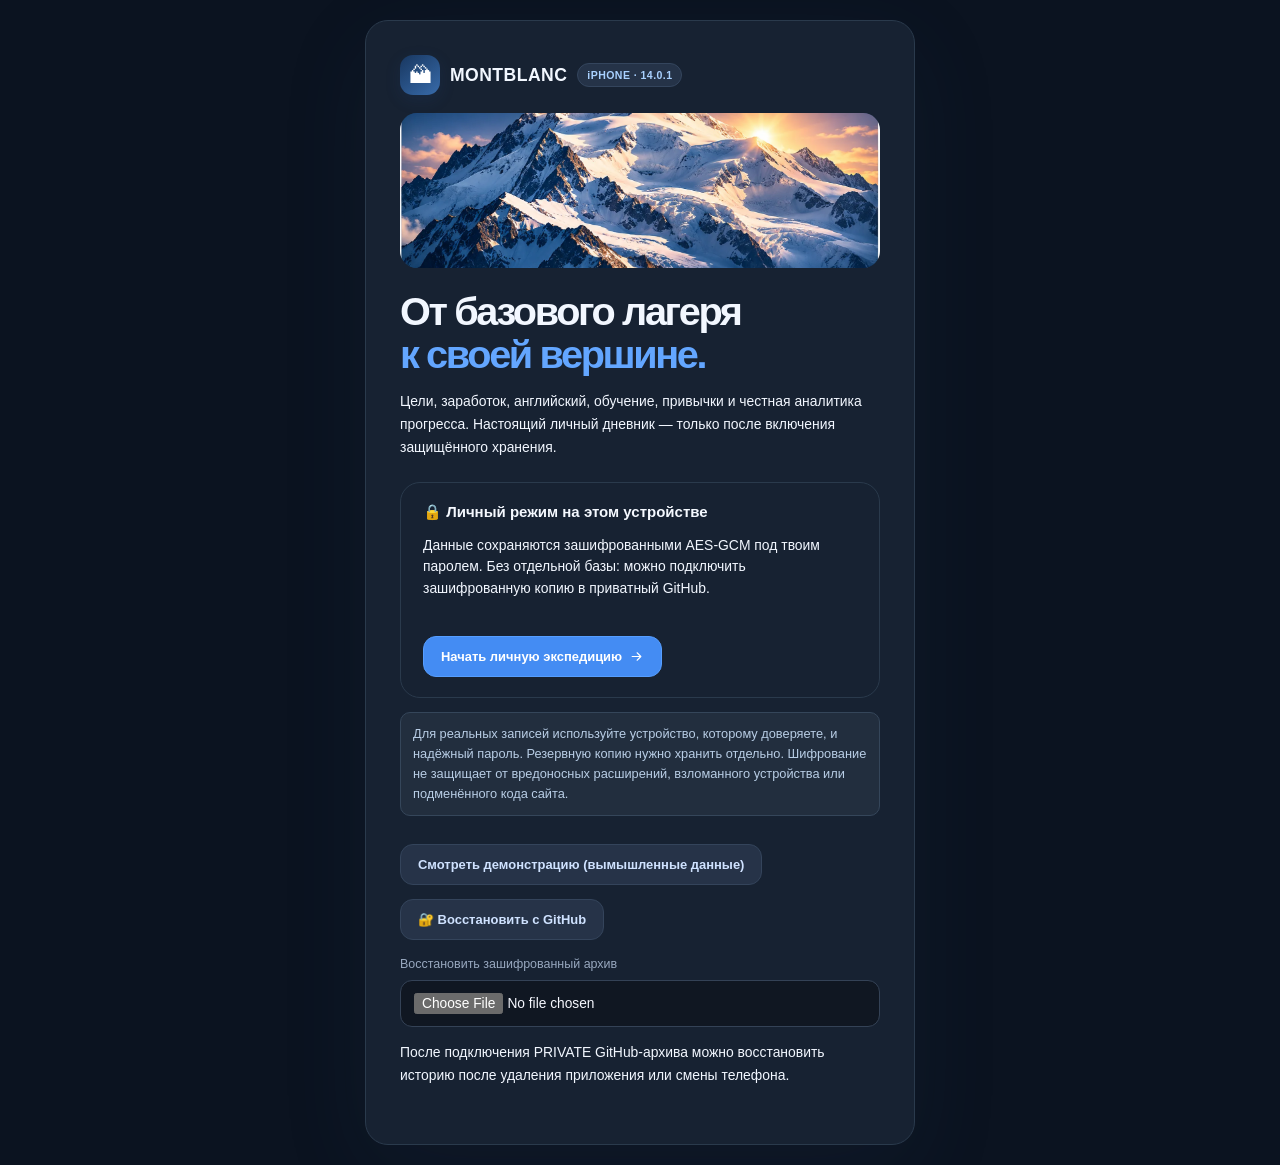
<file: index.html>
<!doctype html><html lang="ru"><head><meta charset="utf-8"><meta name="viewport" content="width=device-width,initial-scale=1"><meta http-equiv="refresh" content="0;url=./life-os/"><title>MONTBLANC — личная экспедиция</title></head><body><p><a href="./life-os/">Открыть MONTBLANC</a></p></body></html>
</file>
<file: life-os/styles.css>
:root{color-scheme:dark;--bg:#09111c;--surface:#111c2a;--surface2:#172333;--surface3:#1d2c3d;--edge:#2a394a;--text:#f0f4f5;--muted:#94a7b7;--accent:#85e1bd;--accent2:#4baf91;--warning:#f9c88a;--danger:#f0a3a3;--shadow:0 14px 50px rgba(0,0,0,.18);font-family:Inter,-apple-system,BlinkMacSystemFont,"Segoe UI",sans-serif;font-synthesis:none}
*{box-sizing:border-box}body{margin:0;min-height:100vh;background:var(--bg);color:var(--text)}button,input,select,textarea{font:inherit}button{cursor:pointer}button:disabled{opacity:.45;cursor:not-allowed}a{color:var(--accent);text-decoration:none}a:hover{text-decoration:underline}h1,h2,h3,p{margin:0}h1{font-size:clamp(1.7rem,3vw,2.35rem);letter-spacing:-.045em;line-height:1.14}h2{font-size:1.12rem;letter-spacing:-.02em}h3{font-size:.94rem}small,.small{font-size:.78rem}.muted{color:var(--muted)}.micro{font-size:.72rem}.eyebrow{font-size:.72rem;letter-spacing:.13em;text-transform:uppercase;color:var(--accent);font-weight:720}.boot{min-height:100vh;display:flex;flex-direction:column;align-items:center;justify-content:center;color:var(--muted);gap:12px}.boot-mark{font-size:4rem;color:var(--text);font-weight:800;letter-spacing:-.1em}.boot-mark span{color:var(--accent);font-size:.65em}.shell{display:grid;grid-template-columns:245px minmax(0,1fr);min-height:100vh}.sidebar{background:#0d1723;border-right:1px solid var(--edge);padding:28px 17px;display:flex;flex-direction:column;gap:28px;position:sticky;top:0;height:100vh;overflow-y:auto}.brand{padding:0 13px;display:flex;align-items:center;gap:12px}.brand-icon{width:40px;height:40px;background:linear-gradient(145deg,#1c3a3a,#122531);display:grid;place-items:center;border:1px solid #43665a;border-radius:13px;color:var(--accent);font-weight:900;font-size:1.2rem}.brand-name{font-size:1.03rem;font-weight:790;letter-spacing:.07em}.brand-caption{font-size:.66rem;color:var(--muted);margin-top:3px}.navlabel{font-size:.68rem;letter-spacing:.12em;text-transform:uppercase;color:#697f91;margin:16px 11px 9px;font-weight:700}.nav{display:flex;flex-direction:column;gap:3px}.navbtn{border:none;background:transparent;color:#a6b6c4;text-align:left;border-radius:10px;padding:11px 12px;display:flex;align-items:center;gap:11px;font-size:.85rem;font-weight:540}.navbtn:hover{background:#1b2838;color:white}.navbtn.active{background:#203b39;color:#b6f8dc}.navbtn svg{width:17px;height:17px;flex-shrink:0}.sidebar-foot{margin-top:auto;border:1px solid var(--edge);border-radius:13px;padding:13px;background:#132131}.side-progress{height:5px;border-radius:99px;background:#2f4650;overflow:hidden;margin-top:12px}.side-progress span{height:100%;display:block;background:var(--accent)}.main{min-width:0;padding:0 4vw 80px}.topbar{height:78px;display:flex;align-items:center;justify-content:space-between;border-bottom:1px solid var(--edge);gap:15px}.top-left{display:flex;align-items:center;gap:14px}.topbar-right{display:flex;align-items:center;gap:10px}.menu-toggle{display:none}.date-chip{display:flex;align-items:center;gap:8px;padding:9px 13px;border:1px solid var(--edge);border-radius:999px;background:#121f2d;color:var(--muted);font-size:.78rem}.status-dot{height:7px;width:7px;border-radius:50%;background:var(--accent);display:inline-block}.content{max-width:1280px;margin:0 auto;padding-top:35px}.pagehead{display:flex;justify-content:space-between;align-items:flex-end;gap:20px;margin-bottom:28px}.pagehead p{color:var(--muted);margin-top:10px;line-height:1.5}.grid{display:grid;gap:18px}.cols4{grid-template-columns:repeat(4,minmax(0,1fr))}.cols3{grid-template-columns:repeat(3,minmax(0,1fr))}.cols2{grid-template-columns:repeat(2,minmax(0,1fr))}.span2{grid-column:span 2}.span3{grid-column:span 3}.card{border:1px solid var(--edge);background:linear-gradient(145deg,#142131,#101b29);border-radius:17px;padding:21px;box-shadow:var(--shadow);min-width:0}.card.soft{box-shadow:none;background:#111c29}.card.highlight{background:linear-gradient(130deg,#1b3439,#142734 70%,#101e2c);border-color:#35564f}.card-header{display:flex;justify-content:space-between;align-items:center;gap:12px;margin-bottom:19px}.card-title{font-size:.85rem;font-weight:700;letter-spacing:.01em}.kpi-label{font-size:.75rem;color:var(--muted);margin-bottom:11px}.kpi-value{font-size:clamp(1.45rem,3vw,2.1rem);font-weight:760;letter-spacing:-.045em}.kpi-meta{color:var(--muted);font-size:.75rem;margin-top:9px;line-height:1.55}.kpi-icon{display:grid;place-items:center;width:31px;height:31px;border-radius:10px;background:#224136;color:var(--accent)}.kpi-icon svg{width:18px}.accent{color:var(--accent)}.danger{color:var(--danger)}.warn{color:var(--warning)}.button{border:none;background:var(--accent);color:#06231b;border-radius:10px;padding:11px 15px;font-weight:750;font-size:.82rem;display:inline-flex;align-items:center;gap:7px;justify-content:center;white-space:nowrap}.button:hover{background:#a6eed2}.button.secondary{background:#203243;color:#dce8ec;border:1px solid #344858}.button.secondary:hover{background:#2a4053}.button.ghost{background:transparent;color:var(--muted);border:1px solid var(--edge)}.button.ghost:hover{color:var(--text);border-color:#547083}.button.dangerbtn{background:#3a232c;color:#f5b7bd}.button.small{padding:7px 10px;font-size:.74rem;border-radius:8px}.button svg{width:15px;height:15px}.row{display:flex;align-items:center;gap:10px}.spread{display:flex;justify-content:space-between;align-items:center;gap:14px}.stack{display:flex;flex-direction:column;gap:14px}.gap-sm{gap:8px}.mt8{margin-top:8px}.mt14{margin-top:14px}.mt20{margin-top:20px}.mb14{margin-bottom:14px}.callout{padding:15px 18px;background:#17342f;border:1px solid #29574a;color:#c8ecdf;border-radius:12px;line-height:1.55;font-size:.86rem}.subtle-callout{background:#1d2936;border-color:#324758;color:#b7c9d4}.progress-track{height:8px;border-radius:99px;background:#293c4a;overflow:hidden}.progress-fill{height:100%;background:linear-gradient(90deg,#49a98e,#99edc7);border-radius:99px;transition:width .2s}.section-title{font-size:1.1rem;margin:30px 0 16px;letter-spacing:-.024em}.pill{border:1px solid #335c52;background:#1a3835;padding:5px 9px;border-radius:99px;color:#a9ebd3;font-size:.69rem;font-weight:700}.pill.gray{border-color:#384b5d;color:#bccad2;background:#203040}.pill.gold{border-color:#665239;background:#403323;color:#f3d5a6}.pill.red{border-color:#653f49;background:#3d2831;color:#ffbec8}.form-field{display:flex;flex-direction:column;gap:7px}.form-field label{font-size:.79rem;color:#d2dfe7;font-weight:650}.control{background:#0e1926;border:1px solid #334557;border-radius:10px;min-width:0;width:100%;padding:12px 13px;color:#f2f7f8;outline:none;font-size:.86rem}.control:focus{border-color:#81d9b7;box-shadow:0 0 0 3px #81d9b719}.control::placeholder{color:#657c8c}textarea.control{min-height:92px;resize:vertical;line-height:1.5}select.control{appearance:auto}.form-grid{display:grid;grid-template-columns:repeat(2,1fr);gap:14px}.form-actions{display:flex;gap:8px;justify-content:flex-end;margin-top:20px;flex-wrap:wrap}.task{display:flex;align-items:flex-start;gap:12px;padding:13px 0;border-top:1px solid #293b4a}.task:first-child{border-top:none}.task-title{font-size:.86rem;line-height:1.4}.task.done .task-title{text-decoration:line-through;color:var(--muted)}.task-meta{color:var(--muted);font-size:.73rem;margin-top:5px}.check{width:19px;height:19px;border:2px solid #668077;background:none;border-radius:6px;color:#09231a;flex-shrink:0;display:grid;place-items:center;font-size:.82rem}.check.checked{background:var(--accent);border-color:var(--accent)}.chart{width:100%;height:auto;overflow:visible}.chart-grid{stroke:#304251;stroke-width:1;stroke-dasharray:3 5}.chart-label{fill:#8aa0b0;font-size:11px}.chart-line{stroke:#83ddba;stroke-width:3;fill:none;stroke-linejoin:round;stroke-linecap:round}.chart-area{fill:url(#grad-chart)}.chart-dot{fill:#9ff3cd;stroke:#142331;stroke-width:2}.empty{padding:20px 10px;color:var(--muted);text-align:center;font-size:.82rem;line-height:1.55;border:1px dashed #34485a;border-radius:12px}.goal{padding:17px;border:1px solid var(--edge);border-radius:13px;background:#13212f}.goal + .goal{margin-top:10px}.goal-value{font-weight:750;letter-spacing:-.02em}.goal-main{display:flex;justify-content:space-between;align-items:center;gap:16px;margin-bottom:14px}.goal .progress-track{margin:11px 0 10px}.mini-chips{display:flex;gap:8px;flex-wrap:wrap}.divider{border:none;border-top:1px solid var(--edge);margin:18px 0}.seg{display:flex;gap:4px;padding:4px;border:1px solid var(--edge);border-radius:11px;background:#101b28}.seg button{background:none;border:none;padding:7px 12px;border-radius:8px;color:var(--muted);font-size:.76rem}.seg button.selected{background:#294237;color:#aeecd4}.metric-rows{display:flex;flex-direction:column;gap:15px}.metric-line{display:flex;justify-content:space-between;align-items:center;gap:10px;font-size:.79rem;margin-bottom:8px}.metric-line strong{font-size:.88rem}.idea-card{background:#13202e;border:1px solid var(--edge);border-radius:12px;padding:17px}.idea-card h3{font-size:.94rem;margin:8px 0}.idea-card p{font-size:.79rem;color:#a7b9c5;line-height:1.5;white-space:pre-wrap}.comment{background:#0e1925;padding:11px 13px;border-radius:10px;border:1px solid #2b3948;margin-top:8px}.comment p{margin-top:5px;font-size:.8rem;color:#d8e4e7;white-space:pre-wrap}.journal-item{border-left:2px solid #5ebc9e;padding:0 0 18px 15px;margin-top:14px}.journal-item h3{margin:6px 0}.journal-item p{color:#b4c3cb;font-size:.84rem;line-height:1.6;white-space:pre-wrap}.table-wrap{overflow:auto}.data-table{border-collapse:collapse;width:100%;min-width:470px;font-size:.8rem}.data-table th{text-transform:uppercase;letter-spacing:.09em;font-size:.66rem;color:var(--muted);text-align:left;font-weight:700;padding:12px 8px}.data-table td{padding:13px 8px;border-top:1px solid var(--edge);color:#e2edef}.data-table td:nth-child(3){font-weight:700}.placeholder{font-size:.82rem;color:var(--muted)}.overlay{position:fixed;inset:0;background:#02080cbb;z-index:50;display:flex;align-items:center;justify-content:center;padding:18px;backdrop-filter:blur(5px)}.modal{width:min(620px,100%);max-height:90vh;overflow:auto;background:#132131;border:1px solid #3a4f5e;border-radius:18px;padding:25px;box-shadow:0 30px 90px #0008}.modal-header{display:flex;justify-content:space-between;align-items:center;margin-bottom:22px}.modal-header h2{font-size:1.2rem}.iconbtn{background:transparent;border:1px solid var(--edge);border-radius:8px;color:#b7c8d3;min-width:32px;height:32px}.auth-page{min-height:100vh;display:grid;place-items:center;padding:20px;background:radial-gradient(circle at 50% 14%,#18342e 0%,#0a121e 43%,#09111c 80%)}.auth-panel{width:min(450px,100%);padding:34px;border:1px solid #314c48;background:#111e2afa;border-radius:23px;box-shadow:0 25px 80px #0005}.auth-panel h1{margin-top:22px}.auth-panel p{line-height:1.65;margin:14px 0 23px;color:#a6bcc8;font-size:.87rem}.auth-brand{display:flex;align-items:center;gap:10px;font-weight:850;font-size:1.1rem;letter-spacing:.08em}.auth-form{display:flex;flex-direction:column;gap:14px}.notice{padding:11px 12px;font-size:.8rem;border-radius:10px;background:#32251b;color:#f9d8a0;border:1px solid #614e30;margin:14px 0;line-height:1.55}.success{background:#173b2f;border-color:#2e694b;color:#b9f7d5}.safe{padding:12px;border-radius:10px;background:#172b35;color:#a9c6d1;border:1px solid #2b4956;line-height:1.5;font-size:.75rem}.plan-step{display:flex;gap:13px;padding:16px 0;border-top:1px solid var(--edge)}.step-number{height:33px;min-width:33px;border-radius:10px;background:#1d3b34;color:#b5ecd6;display:grid;place-items:center;font-weight:750}.plan-step p{font-size:.78rem;color:var(--muted);margin-top:5px;line-height:1.5}.mobile-header{display:none}.stat-row{display:flex;gap:12px;align-items:baseline;flex-wrap:wrap}.goal-list-actions{display:flex;gap:6px;flex-wrap:wrap}.footnote{color:#7f96a5;font-size:.72rem;line-height:1.5}.nav-shade{display:none}.chart-legend{display:flex;align-items:center;gap:7px;font-size:.74rem;color:var(--muted)}.legend-dot{width:8px;height:8px;border-radius:50%;background:var(--accent)}.setup-hero{max-width:660px;margin:0 auto}.setup-heading{margin-bottom:22px}.timeline{display:flex;justify-content:space-between;gap:4px;margin-top:14px}.timeline-item{min-width:0;text-align:center;flex:1}.timeline-circle{margin:0 auto 8px;width:31px;height:31px;border-radius:50%;background:#1e3541;border:1px solid #3c5a64;display:grid;place-items:center;color:var(--accent);font-size:.8rem}.timeline-item .micro{line-height:1.4}.calendar-heat{display:grid;grid-template-columns:repeat(14,1fr);gap:5px}.heatcell{aspect-ratio:1;border-radius:4px;background:#263644;min-width:0}.heatcell.low{background:#3f6a5b}.heatcell.medium{background:#568c76}.heatcell.high{background:#90dbb6}.heatcell.future{opacity:.3}.toast{position:fixed;bottom:26px;right:26px;z-index:80;background:#20382f;color:#dffcec;border:1px solid #477461;padding:13px 18px;border-radius:10px;font-size:.82rem;box-shadow:0 12px 30px #0008;max-width:360px}.toast.error{background:#462b35;color:#ffe0e6;border-color:#77434b}.pullquote{font-size:1.07rem;line-height:1.55;font-weight:620;letter-spacing:-.015em}.note-text{white-space:pre-wrap;overflow-wrap:anywhere}.auth-only{display:none}
@media(max-width:1150px){.cols4{grid-template-columns:repeat(2,1fr)}.main{padding:0 3vw 70px}.sidebar{width:225px}.shell{grid-template-columns:225px minmax(0,1fr)}}
@media(max-width:860px){.shell{display:block}.sidebar{position:fixed;left:-270px;width:250px;z-index:30;transition:left .2s;box-shadow:25px 0 70px #0007}.shell.menuopen .sidebar{left:0}.shell.menuopen .nav-shade{display:block;position:fixed;inset:0;background:#0009;z-index:20}.menu-toggle{display:inline-flex}.main{padding:0 18px 55px}.topbar{height:66px}.content{padding-top:25px}.cols3{grid-template-columns:repeat(2,minmax(0,1fr))}.span3{grid-column:span 2}}
@media(max-width:570px){.cols4,.cols3,.cols2,.form-grid{grid-template-columns:1fr}.span2,.span3{grid-column:auto}.card{padding:17px}.pagehead{flex-direction:column;align-items:flex-start;margin-bottom:21px}.date-chip{display:none}.topbar{height:63px}.kpi-value{font-size:1.85rem}.modal{padding:19px}.auth-panel{padding:25px}.timeline-item .micro{font-size:.64rem}.goal-main{align-items:flex-start}.content{padding-top:22px}}
/* LIFE OS v2 — light, restrained, high-contrast Apple-inspired design language. */
:root{color-scheme:light;--bg:#f6f7fa;--surface:#ffffff;--surface2:#f7f8fc;--surface3:#edf3ff;--edge:#e5e9f1;--text:#182233;--muted:#78879b;--accent:#2f6cf0;--accent2:#1956dd;--warning:#b87c2b;--danger:#d45c65;--shadow:0 8px 35px rgba(29,52,88,.045),0 1px 3px rgba(20,38,64,.03);font-family:-apple-system,BlinkMacSystemFont,Inter,"SF Pro Display","Segoe UI",sans-serif;font-synthesis:none}
body{background:var(--bg);color:var(--text);-webkit-font-smoothing:antialiased}
a{color:var(--accent)}
button{transition:background .15s,transform .15s,box-shadow .15s}
button:active{transform:scale(.985)}
button:focus-visible,input:focus-visible,textarea:focus-visible,select:focus-visible{outline:3px solid #adc6ff;outline-offset:2px}
h1{font-size:clamp(2rem,3.1vw,2.9rem);letter-spacing:-.06em;line-height:1.08;font-weight:800}
h2{font-size:1.12rem;font-weight:760;letter-spacing:-.03em}
h3{color:#1c2e47}.eyebrow{font-size:.68rem;color:#6780a9;letter-spacing:.17em;font-weight:750}
.muted,.micro.muted{color:var(--muted)}.accent{color:var(--accent)}.warn{color:var(--warning)}.danger{color:var(--danger)}
.shell{grid-template-columns:252px minmax(0,1fr)}
.sidebar{background:#fff;border-right:1px solid #e9edf4;padding:29px 15px;gap:25px;box-shadow:none}
.brand{padding:0 12px}.brand-icon{background:linear-gradient(145deg,#285ef5,#1645cc);border:none;color:white;border-radius:12px;box-shadow:0 5px 15px #2b62d52b}
.brand-name{font-weight:830;letter-spacing:-.01em;color:#142442}.brand-caption{font-size:.55rem;font-weight:650;letter-spacing:.11em;color:#99a5b6}
.navlabel{color:#a3b1c2;font-size:.64rem;margin:17px 12px 9px}
.navbtn{color:#5d6c80;font-size:.82rem;padding:11px 13px;border-radius:11px;font-weight:580}
.navbtn:hover{background:#f2f5fc;color:#244d9c}.navbtn.active{background:#edf3ff;color:#2460dc;font-weight:720}.navbtn.active svg{stroke-width:2.1}
.sidebar-foot{border:1px solid #edf1f7;background:#f7f9fd;border-radius:15px;padding:16px}.side-progress{background:#e6ebf3}.side-progress span{background:linear-gradient(90deg,#2869ec,#80a8ff)}
.main{padding:0 clamp(18px,3vw,53px) 80px}.topbar{border-bottom:1px solid #e8ecf3;height:77px}.top-left .small{font-size:.72rem;font-weight:650;letter-spacing:.09em;color:#8e9aab}.date-chip{background:#fff;border:1px solid #e7ebf2;color:#63748a;padding:9px 13px}
.content{max-width:1450px;padding-top:32px}.pagehead{margin-bottom:25px}.pagehead p{color:#77869b;max-width:750px;font-size:.89rem;line-height:1.65;margin-top:10px}
.card{background:#fff;border:1px solid #e9edf3;border-radius:21px;padding:24px;box-shadow:var(--shadow)}.card.soft{background:#f7f9fc;box-shadow:none}.card.highlight{background:linear-gradient(138deg,#f8faff,#f0f5ff);border:1px solid #e5edff;box-shadow:none}
.card-header{margin-bottom:19px}.card-title{font-size:.9rem;color:#1c2d46}.grid{gap:18px}
.kpi-label{font-size:.78rem;color:#75859a;font-weight:620;margin-bottom:12px}.kpi-value{font-size:clamp(1.65rem,2.65vw,2.25rem);font-weight:790;letter-spacing:-.065em;color:#132b4d}.kpi-meta{color:#8795a7;font-size:.76rem;line-height:1.5}
.kpi-icon{background:#edf3ff;color:#376ee8}.button{border-radius:12px;background:#2b67ea;color:white;padding:12px 17px;font-weight:710;font-size:.81rem;box-shadow:0 4px 12px #2d64d51c}.button:hover{background:#174ecc}.button.secondary{background:#f2f5fb;border:1px solid #e4ebf4;color:#35517c;box-shadow:none}.button.secondary:hover{background:#e8eefb}.button.ghost{background:white;color:#64758d;border:1px solid #e7ecf3;box-shadow:none}.button.ghost:hover{border-color:#b8c9e6;color:#2554af}.button.dangerbtn{background:#fff0f0;color:#bf4652}.button.small{padding:8px 12px}
.pill{background:#edf5ff;border:1px solid #d9e8ff;color:#2862ce;font-size:.66rem}.pill.gray{background:#f6f8fb;border:1px solid #e9eef5;color:#718199}.pill.gold{background:#fdf5e8;border-color:#f6e8d4;color:#a77832}.pill.red{background:#fff2f3;border-color:#fae4e7;color:#ce5b67}
.progress-track{background:#e9eef5;height:8px}.progress-fill{background:linear-gradient(90deg,#2b6bdf,#6a9bfa)}
.task{border-top:1px solid #edf0f5;padding:13px 0}.task-title{color:#1b2b44;font-weight:580}.task-meta{color:#98a5b7}.check{border-color:#b1bfd0;color:white}.check.checked{background:#2f70e6;border-color:#2f70e6}
.goal{background:#f9fafc;border:1px solid #edf0f4;border-radius:14px}.callout{background:#f1f8ff;border:1px solid #e1edfc;color:#446382}.subtle-callout{background:#f7f9fc;border:1px solid #e8ecf4;color:#667a95}
.form-field label{color:#4d5e74;font-size:.78rem}.control{background:#fff;border:1px solid #dfe6f0;color:#26364d;border-radius:11px;min-height:43px}.control:focus{border-color:#729deb;box-shadow:0 0 0 3px #dce8ff}.control::placeholder{color:#a7b2bf}.control[type='number']{font-variant-numeric:tabular-nums}
.chart-grid{stroke:#e9edf4;stroke-dasharray:0}.chart-label{fill:#9aabc0;font-size:10px}.chart-line{stroke:#3175f3;stroke-width:3.2;stroke-linejoin:round;stroke-linecap:round}.chart-dot{fill:#4b86f8;stroke:#fff;stroke-width:2;opacity:.92}
.empty{color:#8593a7;border:1px dashed #d9e2ed;background:#fafbfd}.idea-card{background:#fff;border-color:#e9edf4;border-radius:16px}.idea-card p{color:#74849b}.comment{background:#f7f9fc;border:1px solid #e7edf4}.comment p{color:#40536d}.journal-item{border-color:#4078f4}.journal-item p{color:#62758d}.data-table th{color:#8493a8}.data-table td{border-color:#e9eef5;color:#2d3d55}
.seg{background:#f1f4fa;border:1px solid #e4eaf3}.seg button{color:#78889e}.seg button.selected{background:#fff;color:#2a66dd;box-shadow:0 1px 5px #20395010}
.notice{background:#fff7ea;border:1px solid #f0dfc8;color:#9b6d2b}.safe{background:#f1f7ff;color:#4d6f98;border:1px solid #dfebf9}.overlay{background:#10213b8a}.modal{background:#fff;border:1px solid #dfe8f4;box-shadow:0 30px 100px #13223f35;border-radius:23px}.iconbtn{border:1px solid #e4eaf2;color:#657994;background:#fff}
.auth-page{background:radial-gradient(circle at 70% 15%,#e7edff 0%,#f7f9fc 48%,#f8f9fb 85%)}.auth-panel{border:1px solid #e4eaf1;background:#fff;box-shadow:0 25px 90px #2f48701c}.auth-panel p{color:#67788e}.auth-panel h1{color:#172945}
.plan-step{border-top:1px solid #edf0f6}.plan-step p{color:#7789a0}.step-number{background:#eaf1ff;color:#2b62d2}.timeline-circle{background:#eff4ff;border:1px solid #dce8fc;color:#2863e2}
.heatcell{background:#eaf0f7;border-radius:5px}.heatcell.low{background:#cadbf8}.heatcell.medium{background:#8eb4fb}.heatcell.high{background:#447fed}.footnote{color:#99a5b5}.sidebar-foot p{line-height:1.6}.toast{background:#fff;border-color:#dbe6fb;color:#1c4a9a;box-shadow:0 10px 35px #234a8a27}.toast.error{background:#fff0f1;border-color:#edced3;color:#bd4352}
.pullquote{color:#244066;font-weight:700}
/* Flagship elements */
.hero-panel{position:relative;border-radius:26px;background:linear-gradient(117deg,#153882,#2360d5 64%,#588ce9);min-height:286px;padding:34px 39px;display:flex;justify-content:space-between;align-items:center;gap:30px;overflow:hidden;box-shadow:0 13px 29px #2454b024;color:white}
.hero-panel::after{content:'';position:absolute;width:320px;height:320px;border:1px solid #ffffff2b;border-radius:50%;right:-90px;top:-140px;box-shadow:0 0 0 50px #ffffff09,0 0 0 105px #ffffff06;pointer-events:none}
.hero-copy{position:relative;z-index:1;max-width:620px}.hero-overline{color:#b4d2ff;letter-spacing:.13em;font-size:.67rem;font-weight:700;display:flex;align-items:center;gap:9px}.live-dot{width:7px;height:7px;background:#b8edff;border-radius:50%;box-shadow:0 0 0 4px #d8efff16}.hero-copy h2{font-size:clamp(1.75rem,3vw,2.65rem);line-height:1.08;letter-spacing:-.055em;margin:15px 0 12px;color:#fff}.hero-copy p{max-width:460px;line-height:1.65;color:#d5e4ff;font-size:.85rem}.hero-actions{display:flex;gap:9px;margin-top:23px;flex-wrap:wrap}.button.white{background:#fff;color:#2455b6}.button.white:hover{background:#ebf3ff}.button.glass{background:#ffffff15;border:1px solid #ffffff42;color:#fff;box-shadow:none}.button.glass:hover{background:#ffffff2d}.hero-ring{position:relative;z-index:1;display:flex;flex-direction:column;align-items:center;flex:none}.hero-ring-caption{font-size:.75rem;color:#d0e2ff;margin-top:5px}
.ring-wrap{position:relative;display:flex;justify-content:center;align-items:center}.ring-label{position:absolute;bottom:23px;font-size:.56rem;color:#9db3d4;text-transform:uppercase;letter-spacing:.08em}.ring-metric{text-align:center;min-width:0}.ring-metric .ring-wrap{margin:0 auto 4px}.four-rings{display:grid;grid-template-columns:repeat(4,minmax(0,1fr));gap:12px;align-items:center;padding:14px 0 3px}
.signal-card{min-height:157px;padding:21px 23px}.signal-card .kpi-label{margin-bottom:15px}.signal-card .kpi-value{font-size:clamp(1.6rem,2.4vw,2.2rem)}.signal-card .kpi-meta{min-height:31px}.microbar{height:5px;background:#eef2f8;border-radius:99px;overflow:hidden;margin-top:13px}.microbar span{display:block;height:100%;border-radius:99px;background:#3979f0}.microbar .purple{background:#9077eb}.microbar .cyan{background:#28a2d2}.microbar .green{background:#2dab8a}
.insight-strip{background:#f2f6fc;color:#526b8a;border-radius:12px;padding:13px;font-size:.76rem;line-height:1.5;display:flex;align-items:flex-start;gap:8px}.insight-strip svg{flex:none;width:16px;height:16px;color:#4d7ae3}
.gentle-note{font-size:.76rem;color:#8292a7;background:#f8f9fc;border:1px solid #ecf0f5;border-radius:10px;padding:13px;line-height:1.55}
.finance-mini{display:flex;flex-direction:column}.finance-mini>div{display:flex;justify-content:space-between;gap:12px;padding:14px 0;border-top:1px solid #edf0f5;font-size:.81rem}.finance-mini>div:first-child{border-top:none}.finance-mini>div>span{color:#718198}.finance-mini strong{font-variant-numeric:tabular-nums;color:#243b5b;font-size:.89rem}
.reserve-feature{background:linear-gradient(115deg,#fff,#f5f9ff);border:1px solid #e3eefd}.reserve-feature .spread>div:first-child{min-width:0}.reserve-mark{display:grid;place-items:center;width:95px;height:95px;border-radius:50%;background:#e6f0ff;color:#2865d7;border:9px solid #d2e4ff;font-size:1.3rem;font-weight:800;flex:none}
.learning-hero,.english-hero{background:linear-gradient(105deg,#f1edff,#fbfaff 70%);padding:32px 36px;border-radius:23px;border:1px solid #e9e1fd;display:flex;justify-content:space-between;gap:24px;align-items:center}.learning-hero h2,.english-hero h2{font-size:clamp(1.3rem,2.2vw,1.75rem);max-width:590px;line-height:1.22}.learning-hero p,.english-hero p{margin-top:11px;color:#7e7994;font-size:.82rem;line-height:1.55;max-width:630px}.learning-hero .ring-wrap{flex:none}.english-hero{background:linear-gradient(105deg,#edf7ff,#f9fbff 70%);border-color:#dceafc}.english-hero p{color:#6b859f}.language-letters{color:#2f70d9;font-size:2.2rem;font-weight:800;letter-spacing:-.07em;white-space:nowrap;display:flex;align-items:center;gap:14px}.language-letters span svg{width:25px;height:25px}
.study-entry{padding:15px 0;border-top:1px solid #eef1f6}.study-entry:first-of-type{border-top:0}.study-entry strong{font-size:.85rem}.study-entry p{font-size:.79rem;color:#73859e;line-height:1.5;margin-top:7px}.skill-meter{padding:17px;border-radius:13px;background:#f8fafd;border:1px solid #edf1f7}.skill-meter strong{font-size:.85rem}.mini-step{display:flex;flex-direction:column;gap:8px;background:#f7f9fd;border:1px solid #eaf0f8;padding:17px;border-radius:13px}.mini-step b{font-size:.87rem;color:#3569cb}.mini-step span{font-size:.79rem;color:#72859e;line-height:1.45}
.month-nav{display:flex;align-items:center;justify-content:center;gap:18px;padding:13px;border:1px solid #e9edf5;background:#fff;border-radius:14px;max-width:570px;margin:0 auto}.month-nav strong{text-transform:capitalize;font-size:.89rem;min-width:130px;text-align:center}.insight-row{display:flex;gap:12px;padding:13px 0;border-top:1px solid #eef1f6}.insight-row:first-of-type{border-top:none}.insight-row strong{font-size:.82rem}.insight-row p{font-size:.77rem;line-height:1.6;color:#7b8ba1;margin-top:6px}.insight-dot{height:9px;width:9px;flex:none;border-radius:50%;margin-top:4px;background:#a7b6c9}.insight-row.good .insight-dot{background:#31b48e}.insight-row.warn .insight-dot{background:#e0a64d}
.ai-panel{background:linear-gradient(140deg,#fff,#f7faff);border-color:#e6eefd}.ai-heading{align-items:flex-start}.ai-heading p{max-width:650px}.ai-star{height:48px;width:48px;display:grid;place-items:center;color:#4275e8;font-size:1.9rem;background:#edf4ff;border-radius:14px}.ai-buttons{flex-wrap:wrap}.ai-report{background:#fff;border:1px solid #e5ebf4;padding:20px;border-radius:14px}.report-pre{font-size:.84rem;white-space:pre-wrap;line-height:1.7;margin-top:14px;color:#2a3d58}
@media(max-width:1200px){.shell{grid-template-columns:226px minmax(0,1fr)}.sidebar{width:226px}.main{padding:0 24px 65px}.cols4{grid-template-columns:repeat(2,minmax(0,1fr))}.hero-panel{min-height:250px}}
@media(max-width:860px){.shell{display:block}.sidebar{position:fixed;left:-280px;width:260px;z-index:30;box-shadow:25px 0 60px #12345b20}.shell.menuopen .sidebar{left:0}.shell.menuopen .nav-shade{background:#17223a65}.main{padding:0 18px 65px}.menu-toggle{display:inline-flex}.content{padding-top:27px}.cols3{grid-template-columns:repeat(2,1fr)}}
@media(max-width:570px){h1{font-size:2.05rem}.topbar{height:62px}.content{padding-top:22px}.date-chip{display:none}.card{padding:18px;border-radius:16px}.grid{gap:12px}.cols2,.cols3,.cols4,.form-grid{grid-template-columns:1fr}.span2,.span3{grid-column:auto}.pagehead{gap:12px;margin-bottom:18px}.pagehead .button{width:100%}.kpi-value{font-size:2rem}.hero-panel{padding:25px 22px;min-height:0;display:block;border-radius:20px}.hero-copy h2{font-size:2rem}.hero-ring{display:none}.hero-actions{margin-top:18px}.four-rings{grid-template-columns:repeat(2,minmax(0,1fr))}.signal-card{min-height:auto}.learning-hero,.english-hero{padding:25px 20px;display:block}.learning-hero .ring-wrap{margin:16px auto 0}.language-letters{margin-top:20px;font-size:1.8rem}.study-entry .spread{align-items:flex-start;flex-direction:column;gap:4px}.month-nav{gap:6px}.month-nav strong{font-size:.75rem;min-width:100px}.month-nav .button.small{padding:7px}.reserve-mark{width:67px;height:67px;font-size:1rem;border-width:6px}.ai-buttons .button{white-space:normal;width:100%}.four-rings .ring-metric:nth-child(n+3){margin-top:12px}}
@media(prefers-reduced-motion:reduce){*{transition:none!important;scroll-behavior:auto!important}}
/* Mobile overflow safeguard for header action groups */
@media(max-width:570px){.card-header{flex-wrap:wrap}.card-header>h2{min-width:0;overflow-wrap:anywhere}.card-header>.button{flex-shrink:0}.spread{min-width:0}.goal-main{flex-wrap:wrap}.goal .spread{flex-wrap:wrap}}
.roadmap-grid{display:grid;grid-template-columns:repeat(4,minmax(0,1fr));gap:10px}.roadmap-stop{background:#f7f9fd;border:1px solid #ecf0f6;border-radius:15px;padding:19px;position:relative;min-height:175px}.roadmap-stop h3{font-size:.9rem}.roadmap-stop p{font-size:.77rem;color:#71839b;line-height:1.55;margin-top:9px}.roadmap-num{font-size:1.45rem;font-weight:820;color:#9bb8f7;line-height:1;margin-bottom:12px}@media(max-width:950px){.roadmap-grid{grid-template-columns:repeat(2,minmax(0,1fr))}}@media(max-width:570px){.roadmap-grid{grid-template-columns:1fr}.roadmap-stop{min-height:0}}
/* LIFE OS 3.0 — quiet luxury cockpit */
:root{--lo-v3-shadow:0 14px 42px rgba(27,53,95,.055)}
body{font-feature-settings:"tnum" 1,"ss01" 1}
.card{box-shadow:var(--lo-v3-shadow)}
.local-entry{max-width:570px}
.local-card{padding:20px 22px;border:1px solid #d8e5fb;border-radius:20px;background:linear-gradient(125deg,#f3f7ff,#fff);margin-top:18px}
.local-card>b{font-size:15px}
.local-card p{line-height:1.55}
.focus-feature{background:linear-gradient(125deg,#f2f6ff,#ffffff 68%);border-color:#dfe9fb}
.growth-card{background:#fff}
.growth-hero{display:flex;align-items:baseline;gap:13px;margin:15px 0 18px}
.growth-hero strong{font-size:clamp(28px,3.2vw,42px);line-height:1;letter-spacing:-1.7px;font-weight:800;color:#172b4f}
.growth-hero span{color:#8c9ab1;font-size:11px}
.growth-row{margin:12px 0}
.growth-row .spread{font-size:12px;gap:9px}
.growth-row .progress-track{height:6px;margin:6px 0 0;border-radius:20px;background:#edf2f9;overflow:hidden}
.growth-row .progress-fill{border-radius:20px;background:#4079ed}
.growth-advice{display:flex;gap:12px;align-items:flex-start;border-radius:14px;padding:19px;background:#edf4ff;font-size:14px;line-height:1.6;font-weight:600;color:#345887}
.growth-advice svg{flex-shrink:0;color:#4f87ee}
.low-energy-card{padding:18px;border:1px solid #e0e8f7;background:#f5f8fe;border-radius:14px}
.low-energy-card b{font-size:16px;color:#2b4f89}
.low-energy-card p{font-size:12px;color:#657993;margin-top:8px;line-height:1.6}
.sales-kpis{display:grid;grid-template-columns:repeat(4,1fr);gap:10px;margin-top:17px}
.sales-kpis>div{border-radius:12px;background:#f7f9fc;padding:16px;display:flex;gap:5px;flex-direction:column}
.sales-kpis b{font-size:24px;letter-spacing:-.5px}
.sales-kpis span{font-size:11px;color:#7b8ba4}
.funnel-row{margin-bottom:17px}
.funnel-row b{font-size:15px}
.funnel-row .progress-track{margin-top:7px;height:8px;background:#e9eef8;overflow:hidden;border-radius:50px}
.funnel-row .progress-fill{background:linear-gradient(90deg,#255ee6,#70a0ff);border-radius:30px}
.growth-card .footnote{line-height:1.4}
@media(max-width:600px){.sales-kpis{grid-template-columns:repeat(2,minmax(0,1fr))}.growth-hero{flex-wrap:wrap}.local-card{padding:15px}.growth-advice{font-size:13px}}

/* MONTBLANC 6.0 — restrained mountain-inspired iPhone design language */
:root{--mb-navy:#132d52;--mb-ink:#15243b;--mb-sky:#376ae6;--mb-soft:#f4f7fc;--mb-hairline:#e6ebf4}
body{background:#f5f7fb;overscroll-behavior-y:none;-webkit-tap-highlight-color:transparent}
.brand-mountain{font-size:23px;line-height:1;background:linear-gradient(140deg,#183760,#386baa)!important;color:white!important;letter-spacing:0;box-shadow:0 5px 16px #244b8c28;border-radius:13px}
.brand-name{letter-spacing:.018em;font-size:.97rem}.brand-caption{letter-spacing:.11em}
.navbtn{transition:background .14s ease,color .14s ease}.navbtn:active,.button:active,.mobile-dock button:active{transform:scale(.974)}
.card{border-color:#e6ebf4;box-shadow:0 6px 22px #142d5910,0 1px 1px #19345607}
.pagehead h1{letter-spacing:-.048em}.pagehead p{max-width:710px}
.auth-panel.local-entry{max-width:550px}.entry-mountain{height:155px;border-radius:17px;overflow:hidden;margin:18px 0 18px;background:#1b3354}.entry-mountain img{display:block;width:100%;height:100%;object-fit:cover;object-position:center 49%}
.mb-home-hero,.mb-summit-hero{position:relative;isolation:isolate;min-height:312px;padding:40px;border-radius:26px;color:white;display:flex;align-items:flex-end;overflow:hidden;background:#18345b;box-shadow:0 14px 35px #22487a20}
.mb-home-hero::before,.mb-summit-hero::before{content:"";position:absolute;inset:0;z-index:-2;background-image:url('./mountain-hero.webp');background-position:center 53%;background-size:cover}
.mb-home-hero::after,.mb-summit-hero::after{content:"";position:absolute;inset:0;z-index:-1;background:linear-gradient(85deg,rgba(9,27,53,.88),rgba(12,35,67,.68) 42%,rgba(13,40,72,.08) 100%)}
.mb-home-copy{max-width:570px}.mb-home-copy>span{font-size:.7rem;letter-spacing:.14em;font-weight:800;color:#e0efff}.mb-home-copy h2{font-size:clamp(34px,4vw,54px);font-weight:800;letter-spacing:-.06em;line-height:1.04;margin:15px 0 13px;color:white}.mb-home-copy p,.mb-summit-hero p{color:#e5effe;line-height:1.6;font-size:.91rem;max-width:460px;margin-bottom:20px}
.mb-home-hero .button,.mb-summit-hero .button{background:#fff;color:#163965}.mb-home-hero .button.secondary{background:#ffffff25;border:1px solid #ffffff50;color:white;backdrop-filter:blur(9px)}
.mb-banner-actions{display:flex;gap:9px;align-items:center;flex-wrap:wrap}
.mb-summary{display:grid;grid-template-columns:repeat(3,minmax(0,1fr));gap:11px;margin:17px 0}
.mb-summary>div{background:#fff;border:1px solid var(--mb-hairline);border-radius:18px;padding:20px 17px;display:flex;flex-direction:column;gap:5px;min-width:0}
.mb-summary b{font-size:clamp(25px,3vw,34px);color:var(--mb-ink);letter-spacing:-.06em;font-variant-numeric:tabular-nums;line-height:1.1}
.mb-summary span{font-size:12px;color:#73839d;line-height:1.3}
.mb-tabs{display:flex;gap:4px;background:#e9eef8;padding:5px;border-radius:15px;overflow-x:auto;scrollbar-width:none;margin-bottom:15px;max-width:100%;-webkit-overflow-scrolling:touch}
.mb-tabs::-webkit-scrollbar{display:none}.mb-tabs button{background:none;border:0;border-radius:11px;padding:12px 14px;color:#667994;white-space:nowrap;font-weight:700;font-size:12px;flex:1;min-height:42px;transition:background .17s ease,box-shadow .17s ease}
.mb-tabs button.selected{background:#fff;color:#1e4ea2;box-shadow:0 2px 8px #173d7d14}
.mb-task-list{padding:18px 23px}.mb-task{border-top:1px solid #edf1f6;padding:16px 0;min-width:0}.mb-task:first-of-type{border-top:none}.mb-task-row{display:flex;align-items:flex-start;gap:12px}.mb-task-check{border:1.8px solid #afbdd0;width:28px;height:28px;min-width:28px;border-radius:11px;background:#fff;display:grid;place-items:center;color:white;margin-top:2px;transition:background .16s ease,transform .15s}.mb-task-check.checked{background:#346be6;border-color:#346be6}.mb-task-check svg{width:17px;height:17px;stroke-width:3}
.mb-task-body{flex:1;min-width:0}.mb-task-name{font-size:15px;font-weight:685;color:#172841;line-height:1.35;overflow-wrap:anywhere}.mb-task.is-done .mb-task-name{text-decoration:line-through;color:#8495ad}.mb-task.is-muted{opacity:.6}.priority-star{color:#e6a14a}.mb-task-meta{font-size:11px;color:#8b9ab0;margin-top:6px;line-height:1.5}.mb-task-note{white-space:pre-wrap;overflow-wrap:anywhere;color:#697f97;font-size:12px;line-height:1.5;margin-top:8px}.mb-reason{display:inline-block;font-size:11px;color:#99683d;background:#fff6ea;border-radius:8px;padding:5px 8px;margin-top:9px}
.mb-more{width:42px;height:42px;border:0;background:#f2f6fc;color:#7c8fac;border-radius:13px;font-size:21px;font-weight:900;letter-spacing:2px;flex-shrink:0;margin-top:-4px}.mb-task-actions{padding-left:40px;margin-top:8px}.mb-soft-btn{border:0;background:#f0f5fc;color:#5374a5;font-size:12px;font-weight:700;border-radius:9px;padding:9px 11px;min-height:34px}
.mb-subtasks{display:flex;flex-direction:column;gap:1px;padding-left:38px;margin-top:8px}.mb-subtask{display:flex;align-items:center;text-align:left;gap:8px;min-height:39px;background:none;border:0;color:#536882;font-size:12px;overflow-wrap:anywhere}.mb-subcheck{width:17px;height:17px;flex-shrink:0;border:1px solid #acbad0;border-radius:5px;display:grid;place-items:center}.mb-subcheck.done{background:#d9e8ff;color:#3564ce;border-color:#95b8f3}
.mb-footnote{margin:15px 1px 28px;font-size:12px;color:#8694a8;line-height:1.6}.mb-empty{padding:42px 15px;text-align:center;display:flex;flex-direction:column;align-items:center;gap:11px}.mb-empty>span{font-size:39px;color:#9cb7e6}.mb-empty b{font-size:17px;color:#203a5e}.mb-empty p{font-size:13px;max-width:310px;color:#7b8ba1;line-height:1.5}
.mb-today-banner{background:linear-gradient(120deg,#eaf2ff,#fff);border:1px solid #dfeafd;display:flex;align-items:center;justify-content:space-between;gap:16px;border-radius:19px;padding:22px;margin-bottom:22px}.mb-today-banner strong{display:block;font-size:18px;color:#173767;margin:8px 0}.mb-today-banner p{font-size:12px;color:#687e9d;line-height:1.5;max-width:400px}.mb-today-banner .button{font-size:12px}
.mb-reflection-top{display:flex;justify-content:space-between;gap:14px;align-items:stretch;margin-bottom:17px}.mb-night{background:linear-gradient(115deg,#18385f,#315c95);color:white;border-radius:19px;padding:24px;display:flex;gap:16px;align-items:center;flex:1}.mb-night>span{font-size:29px;color:#fff7c9}.mb-night b{font-size:16px}.mb-night p{color:#d4e3f8;font-size:12px;line-height:1.5;margin-top:8px}.mb-reflection-count{background:#fff;border:1px solid #e5ebf4;border-radius:19px;min-width:125px;padding:25px 17px;display:grid;place-content:center;text-align:center;font-size:33px;font-weight:800;letter-spacing:-.04em}.mb-reflection-count small{font-size:11px;color:#8292a7;font-weight:500;letter-spacing:0}
.mb-mode-tabs{max-width:440px}.mb-reflection-days{display:grid;grid-template-columns:repeat(7,minmax(0,1fr));gap:8px}.mb-day{display:grid;place-content:center;min-height:80px;border:1px solid #e5ebf4;border-radius:13px;background:#f9fbff;color:#8b9bb0;gap:4px;font-size:11px;min-width:0}.mb-day b{font-size:18px;color:#4c6283;font-variant-numeric:tabular-nums}.mb-day.done{background:#edf5ff;border-color:#d7e7ff}.mb-day.done small{color:#2d71ea}.mb-day.active{outline:2px solid #76a4fa;outline-offset:1px}
.mb-save-actions{align-items:center;justify-content:space-between}.mb-save-actions span{max-width:260px;line-height:1.5}
.mb-experiment-list{display:grid;grid-template-columns:repeat(2,minmax(0,1fr));gap:14px}.mb-experiment{min-width:0}.mb-experiment>h2{margin-top:12px;overflow-wrap:anywhere}.mb-exp-stats{display:grid;grid-template-columns:repeat(4,minmax(0,1fr));gap:4px;margin-top:16px;border-radius:13px;background:#f3f7fc;padding:15px}.mb-exp-stats span{font-size:10px;color:#77889c;line-height:1.4}.mb-exp-stats b{display:block;font-size:17px;color:#24416b;font-variant-numeric:tabular-nums}.mb-exp-note{font-size:12px;color:#526b86;line-height:1.6;border-left:3px solid #a7c5f8;padding-left:12px;margin-top:15px;overflow-wrap:anywhere}
.mb-summit-hero{min-height:276px;align-items:center}.mb-summit-hero h2{color:white;font-size:clamp(27px,3vw,45px);letter-spacing:-.05em;line-height:1.07;margin:15px 0}.mb-summit-hero .eyebrow{color:#c7e3ff}.mb-summit-stat{padding:14px 0;border-bottom:1px solid #eef1f7;display:flex;justify-content:space-between;gap:15px;align-items:flex-start;font-size:13px}.mb-summit-stat span{color:#8293a9}.mb-summit-stat strong{max-width:65%;text-align:right;overflow-wrap:anywhere}.mb-camp{display:flex;gap:12px;padding:9px 0;align-items:flex-start}.mb-camp>span{font-size:17px;color:#396ac0}.mb-camp div{display:flex;flex-direction:column;gap:3px}.mb-camp b{font-size:13px}.mb-camp small{font-size:11px;color:#8999ad;line-height:1.45}
.mb-badges{display:grid;grid-template-columns:repeat(3,minmax(0,1fr));gap:15px}.mb-badge{background:#fff;border:1px solid #e5ebf4;border-radius:20px;padding:24px 18px;display:flex;align-items:center;text-align:center;flex-direction:column;gap:11px}.mb-badge-icon{width:68px;height:68px;display:grid;place-items:center;border-radius:50%;background:linear-gradient(145deg,#edf4ff,#dceafe);color:#315fc4;border:1px solid #cadffd;box-shadow:0 6px 18px #3678eb16}.mb-badge-icon svg{width:33px;height:33px}.mb-badge strong{font-size:13px;color:#29436a;line-height:1.4}.mb-badge p{font-size:11px;color:#8b9aad;line-height:1.45}.mb-badge>span{font-size:11px;color:#5d80b0;font-weight:700}.mb-badge.locked{opacity:.56}.mb-badge.locked .mb-badge-icon{filter:grayscale(1)}
.mb-reasons{margin-top:15px;padding:15px;border-radius:12px;background:#f5f8fd}.mb-reasons h3{margin-bottom:12px}.mb-reasons .spread{font-size:12px;padding:8px 0;border-bottom:1px solid #e5eaf4}.mb-reasons .spread:last-child{border-bottom:0}
.mobile-dock{display:none}
@media (pointer:coarse){.mb-task-check{width:32px;height:32px;min-width:32px}.mb-task-actions{padding-left:45px}.mb-soft-btn{min-height:40px}.mb-tabs button{min-height:44px}}
@media(max-width:860px){
 .main{padding-bottom:calc(130px + env(safe-area-inset-bottom,0px))!important}
 .mobile-dock{display:grid;grid-template-columns:repeat(5,minmax(0,1fr));position:fixed;bottom:0;left:0;right:0;z-index:40;padding:8px 8px calc(9px + env(safe-area-inset-bottom,0px));background:#ffffffed;border-top:1px solid #e5eaf4;box-shadow:0 -5px 25px #2345700c;backdrop-filter:blur(24px);-webkit-backdrop-filter:blur(24px)}
 .mobile-dock button{min-width:0;height:51px;border:0;background:transparent;color:#8b9bb0;display:flex;flex-direction:column;gap:3px;align-items:center;justify-content:center;border-radius:11px;font-size:10px;font-weight:650;transition:background .14s ease,color .14s ease,transform .14s ease}
 .mobile-dock button svg{height:22px;width:22px;flex-shrink:0}
 .mobile-dock button.active{color:#2c62d9;background:#eef4ff}
 .mobile-dock button span{white-space:nowrap;overflow:hidden;text-overflow:ellipsis;max-width:100%}
 .toast{bottom:calc(98px + env(safe-area-inset-bottom,0px));right:12px;left:12px;margin:auto;max-width:480px}
 .overlay{align-items:flex-end;padding:0;z-index:60}.modal{border-radius:22px 22px 0 0;width:100%;max-height:calc(93dvh - env(safe-area-inset-top,0px));padding:22px 20px calc(26px + env(safe-area-inset-bottom,0px));overscroll-behavior:contain}
}
@media(max-width:600px){
 .mb-home-hero,.mb-summit-hero{padding:25px 22px;border-radius:21px;min-height:300px}.mb-home-hero::after,.mb-summit-hero::after{background:linear-gradient(0deg,#081e3cdd 0%,#1b395b66 75%,#19395709)}
 .mb-home-copy>span{font-size:10px}.mb-home-copy h2{font-size:38px}.mb-home-copy p{font-size:13px}.mb-home-hero .button{font-size:12px}
 .mb-summary{gap:6px}.mb-summary>div{padding:16px 10px;border-radius:14px}.mb-summary b{font-size:25px}.mb-summary span{font-size:10px}
 .mb-tabs{margin-left:-3px;margin-right:-3px}.mb-tabs button{padding:11px 12px;flex:0 0 auto;font-size:12px}
 .mb-task-list{padding:14px 15px}.mb-task-name{font-size:14px}.mb-task-note{font-size:12px}
 .mb-reflection-top{display:block}.mb-reflection-count{display:none}.mb-night{padding:19px;border-radius:16px}
 .mb-reflection-days{gap:5px}.mb-day{min-height:71px;border-radius:10px}.mb-day span{font-size:10px}.mb-day b{font-size:15px}
 .mb-experiment-list{grid-template-columns:1fr}.mb-exp-stats{padding:12px 7px;gap:3px}.mb-exp-stats span{font-size:9px}.mb-exp-stats b{font-size:15px}
 .mb-badges{grid-template-columns:repeat(2,minmax(0,1fr));gap:9px}.mb-badge{padding:20px 10px;border-radius:16px}.mb-badge-icon{width:57px;height:57px}
 .mb-today-banner{display:block;padding:20px}.mb-banner-actions{margin-top:13px}.mb-today-banner .button{width:calc(50% - 5px);padding:11px 8px;white-space:normal}
 .mb-save-actions{flex-direction:column;align-items:stretch;gap:12px}.mb-save-actions .button{width:100%}
 .auth-panel.local-entry{padding:22px 19px}.entry-mountain{height:130px}
 .content{padding-top:18px}.topbar{padding-top:env(safe-area-inset-top,0px)}
}
@media(max-width:350px){.mb-home-copy h2{font-size:32px}.mb-task-row{gap:8px}.mobile-dock button{font-size:9px}.mb-summary b{font-size:22px}.mb-reflection-days{gap:3px}}
@media(prefers-reduced-motion:reduce){.mobile-dock button,.mb-task-check,.mb-tabs button{transition:none!important}}
/* Small-screen launch and legibility fixes */
.auth-panel.local-entry{min-width:0;width:min(550px,100%)}
.auth-brand{min-width:0;flex-wrap:wrap;row-gap:7px;letter-spacing:.025em;overflow-wrap:anywhere}
.auth-brand .pill{white-space:nowrap;max-width:100%}
.auth-panel.local-entry h1{overflow-wrap:anywhere}
@media(max-width:370px){.auth-page{padding:13px}.auth-panel.local-entry{padding:19px 15px}.auth-brand{font-size:.95rem;gap:8px}.entry-mountain{height:118px}}

/* MONTBLANC v6.1: tactile and dynamic type refinements for iPhone */
button,a,input,textarea,select{touch-action:manipulation;-webkit-tap-highlight-color:transparent}
button:active{transform:scale(.982)}
@media(pointer:coarse){button{min-height:44px}.mb-task-check{min-width:44px;width:44px;height:44px}.mb-more{min-width:44px;height:44px}.mb-soft-btn,.mb-subtask{min-height:44px}.mobile-dock button{height:54px}}
@media(max-width:860px){input.control,select.control,textarea.control{font-size:16px}.modal{overflow-y:auto;-webkit-overflow-scrolling:touch}.mobile-dock{padding-bottom:calc(8px + env(safe-area-inset-bottom,0px))}}
@media(prefers-reduced-motion:reduce){button,.mb-task-check,.mb-badge,.card{transition:none!important;animation:none!important}}
/* MONTBLANC v7.0 / Clarity redesign — own visual system, Garmin-inspired information hierarchy */
:root{color-scheme:dark;--bg:#0c1018;--surface:#171d28;--surface2:#1b2431;--surface3:#263244;--edge:#293344;--text:#f4f7ff;--muted:#95a3ba;--accent:#63a6ff;--accent2:#8cbfff;--warning:#ffcb83;--danger:#ff858e;--shadow:0 15px 45px #02091730;--mb-ink:#f4f7ff;--mb-sky:#69abff;--mb-soft:#151d29;--mb-hairline:#293548;background:#0c1018}
html{background:var(--bg)}body{background:var(--bg)!important;color:var(--text)!important;font-family:-apple-system,BlinkMacSystemFont,'SF Pro Display',Inter,'Segoe UI',sans-serif;min-height:100svh}
body, .shell, .mb7-shell{overflow-x:clip}
button{transition:transform .14s ease,background-color .15s ease,border-color .15s ease;touch-action:manipulation}
button:active{transform:scale(.985)}button:focus-visible,input:focus-visible,textarea:focus-visible,select:focus-visible{outline:2px solid #84b9ff;outline-offset:3px}
.mb7-shell{display:grid;grid-template-columns:242px minmax(0,1fr);min-height:100dvh;background:#0c1018}
.mb7-sidebar{position:sticky;top:0;height:100dvh;padding:28px 15px 22px;background:#111722;border-right:1px solid #253042;display:flex;flex-direction:column;gap:20px}
.mb7-side-brand{display:flex;align-items:center;gap:11px;background:transparent;border:0;color:#f4f7ff;text-align:left;padding:8px;border-radius:14px;font-size:17px;font-weight:850;letter-spacing:.025em}
.mb7-side-brand img{width:43px;height:43px;border-radius:13px}.mb7-side-brand small{display:block;font-size:9px;letter-spacing:.14em;color:#879bb5;margin-top:5px}
.mb7-side-label{font-size:10px;letter-spacing:.14em;color:#8293aa;font-weight:750;margin:10px 9px 0}
.mb7-side-nav{display:grid;gap:4px}
.mb7-side-link{border:0;background:transparent;color:#a4b4c9;display:flex;align-items:center;gap:14px;min-height:48px;border-radius:13px;padding:10px 14px;font-size:14px;font-weight:650;text-align:left}
.mb7-side-link svg{width:20px;height:20px;flex-shrink:0}.mb7-side-link.selected,.mb7-side-link:hover{background:#203249;color:#a6d0ff}
.mb7-side-bottom{margin-top:auto;border:1px solid #273448;border-radius:14px;background:#182230;padding:13px;color:#7f91a8;font-size:12px;line-height:1.7}
.mb7-side-status{display:flex;align-items:center;gap:7px;color:#cee4fc;font-weight:650}.mb7-indicator{width:7px;height:7px;border-radius:100%;background:#69d2a3;display:inline-block}
.mb7-main{min-width:0;padding:0 3.2vw 76px!important;background:#0c1018}
.mb7-topbar{height:82px;padding:10px 0;display:flex;justify-content:space-between;align-items:center;gap:10px;border-bottom:1px solid #273040}
.mb7-top-left{display:flex;align-items:center;gap:11px;min-width:0}.mb7-head-logo{height:41px;width:41px;border-radius:12px}.mb7-head-brand{display:block;font-size:15px;font-weight:850;color:#f5f8ff;letter-spacing:.09em}.mb7-head-subtitle{display:block;font-size:11px;color:#92a3bb;margin-top:5px}
.mb7-backup-status{display:flex;align-items:center;gap:9px;background:#1d2735;border:1px solid #2a394b;padding:10px 13px;color:#bbcde1;border-radius:14px;font-size:11px;font-weight:650;min-height:43px}
.mb7-backup-status svg{width:17px;height:17px}.mb7-status-dot{color:#74dbae;font-size:16px}.mb7-content{max-width:980px;margin:0 auto;padding-top:26px;min-height:50vh}
.mb7-demo{background:#30281c;color:#f6d28c;padding:10px 18px;border-radius:10px;margin-top:10px}
.mb7-dock{display:none}
/* shared old modules retained in More: unify contrast and surfaces */
.card,.card.soft,.card.highlight,.goal{background:#181f2b!important;color:#f0f5fd!important;border:1px solid #2a3445!important;box-shadow:none!important}
.card h2,.card h3,.card b,.goal h3,.task-title,.mb-task-name,.kpi-value,.kpi-label,.card-title,.mb-badge strong,.mb-page-title,.mb-experiment-title,.mb-reflection-top b,.mb-summit-hero h2{color:#f1f6ff!important}
.card p,.card small,.goal p,.mb-task-note,.mb-task-meta,.mb-badge p,.mb-reflection-count,.kpi-meta,.task-meta,.muted{color:#98a8bf!important}
.pagehead h1,.pagehead .eyebrow,.pagehead p,h1,h2,h3{color:#f4f7ff}
.pagehead p{color:#a2b0c5!important}
.button{background:#448cf3!important;color:#fff!important;border:1px solid #569eff!important;box-shadow:none!important;border-radius:13px}
.button.secondary,.button.ghost{background:#263348!important;border:1px solid #34445b!important;color:#cfe2ff!important}
.button.dangerbtn{background:#462932!important;color:#ffc2c2!important;border:1px solid #653944!important}
.pill,.pill.gray,.pill.gold,.pill.red{background:#253348!important;border:1px solid #34455d!important;color:#a9d1ff!important}
.notice,.safe,.callout,.subtle-callout,.mb-reasons{background:#222e3e!important;color:#d7e5f6!important;border:1px solid #35465a!important}
.form-field label,.control,.form-field span{color:#dae7f5!important}
.control{background:#101722!important;border:1px solid #344256!important;border-radius:12px;color:#f6f8ff!important}
.control::placeholder{color:#7e91a7!important}
.control:focus{border-color:#84b9ff!important;box-shadow:0 0 0 3px #73aaff21!important}
.button:focus-visible,.mb7-dock button:focus-visible{outline:2px solid #a7d3ff}
.progress-track,.side-progress{background:#2b3949}.progress-fill,.side-progress span{background:#66aaff}
.mb-task-row,.task,.mb-experiment,.mb-badge,.mb-night,.mb-today-banner,.mb-summary>div,.mb-day,.mb-reflection-days,.mb-tabs,.mb-subtask,.mb-experiment-card,.mb-soft-btn,.mb-timeline-card{background:#192230!important;border-color:#2a3849!important;color:#e8f0fc!important}
.mb-task-actions .mb-soft-btn,.mb-soft-btn{color:#b4d0f0!important}
.mb-tabs button,.mb-tabs button.selected{color:#b2c3db!important}.mb-tabs button.selected{background:#2e4260!important;color:#fff!important}
.mb-task-meta,.mb-task-note,.mb-timeline-date,.mb-reflection-count{color:#879bb5!important}
.mb-summary b,.mb-summary span,.mb-summary strong,.mb-reflection-days strong{color:#e9f3ff!important}
.mb-badge.locked{opacity:.7}
.mb-experiment-stats,.mb-exp-stats{background:#202e3c!important;border-color:#354356!important}
.mb-experiment-stats strong,.mb-exp-stats b{color:#fff!important}
.goal{background:#19212f!important}
.auth-page{background:#0b1320!important}.auth-panel,.local-card,.setup-hero>.card{background:#172232!important;color:#f1f6ff!important;border:1px solid #2a3a4c!important}
.auth-panel h1,.auth-panel .auth-brand,.auth-panel p{color:#f2f7ff!important}.local-card b{color:#f5f9ff!important}
.auth-panel .notice{color:#b8cde5!important}.boot{color:#91a2ba}
/* Compact Garmin-inspired home */
.mb7-home{display:grid;gap:21px}
.mb7-hero{height:237px;position:relative;overflow:hidden;border-radius:23px;background:#122840 var(--hero-image) center 44%/cover no-repeat;isolation:isolate;box-shadow:0 16px 45px #0003}
.mb7-hero:after{content:"";position:absolute;inset:0;z-index:0;background:linear-gradient(90deg,#08121bed 0%,#08121bb0 42%,#0d182335 100%),linear-gradient(0deg,#07131dbb,transparent 62%)}
.mb7-hero-body{position:relative;z-index:1;padding:26px 26px 22px;max-width:450px;height:100%;display:flex;flex-direction:column;align-items:flex-start}
.mb7-eyebrow{font-size:10px;font-weight:770;letter-spacing:.15em;color:#89a7d1;text-transform:uppercase}
.mb7-hero .mb7-eyebrow{color:#bed9ff}.mb7-hero h1{font-size:clamp(25px,4vw,36px);line-height:1.08;letter-spacing:-.04em;margin:13px 0 7px;font-weight:825;color:white!important}
.mb7-hero p{font-size:13px;line-height:1.45;color:#d5e0ec;max-width:325px}
.mb7-hero-link{display:flex;align-items:center;gap:7px;background:#fff1;color:#c8e6ff;border:1px solid #bcd8ff55;border-radius:12px;padding:8px 11px;margin-top:auto;min-height:37px;font-weight:750;font-size:11px}
.mb7-hero-link svg{width:15px;height:15px}
.mb7-section-heading{display:flex;justify-content:space-between;align-items:end;gap:10px}.mb7-section-heading h2{font-size:21px;letter-spacing:-.035em;margin:5px 0 0;font-weight:800;color:#f6f8fc}
.mb7-text-link{display:inline-flex;align-items:center;gap:5px;font-size:12px;font-weight:700;color:#80b8ff;background:transparent;border:none;padding:9px 0;white-space:nowrap}
.mb7-text-link svg{height:14px;width:14px}
.mb7-panel{background:#171f2b;border:1px solid #2a3647;border-radius:20px;padding:20px;min-width:0;box-shadow:0 2px 8px #0001}
.mb7-focus{padding:19px 21px 17px;margin-top:-7px}
.mb7-focus-top{display:flex;align-items:center;gap:7px;letter-spacing:.09em;color:#91a3ba;font-size:10px;font-weight:800}
.mb7-dot{height:7px;width:7px;border-radius:99px;background:#6fcdb0;box-shadow:0 0 0 4px #3c77672b}
.mb7-focus-progress{margin-left:auto;color:#9db8d7;text-transform:none;letter-spacing:0;font-size:11px}
.mb7-focus-row{display:flex;align-items:center;gap:14px;margin:18px 0 18px;min-width:0}
.mb7-focus-check{background:#263953;border:2px solid #5b84b9;color:#a8d4ff;flex-shrink:0;width:47px;height:47px;border-radius:15px;display:grid;place-items:center}
.mb7-focus-row>div{min-width:0}.mb7-focus-row strong{display:block;font-size:17px;font-weight:770;line-height:1.3;color:#f3f8fe;overflow-wrap:anywhere}
.mb7-focus-row small{display:block;font-size:12px;margin-top:5px;color:#8398af}
.mb7-meter{height:6px;background:#293a51;border-radius:15px;overflow:hidden}.mb7-meter span{display:block;height:100%;background:linear-gradient(90deg,#3378e6,#77b9ff);border-radius:15px}
.mb7-focus-bottom{display:flex;align-items:center;justify-content:space-between;margin-top:14px;color:#91a3b8;font-size:11px}.mb7-focus-bottom button{display:flex;align-items:center;gap:5px;background:none;color:#88bdff;border:0;font-size:12px;font-weight:750}.mb7-focus-bottom svg{width:14px;height:14px}
.mb7-quick-grid{display:grid;grid-template-columns:repeat(2,minmax(0,1fr));gap:12px}
.mb7-quick{display:grid;grid-template-columns:40px 1fr auto;grid-template-rows:auto auto;gap:4px 10px;padding:17px 14px;background:#19222f;border:1px solid #2c394a;color:#e9f3ff;border-radius:18px;min-width:0;text-align:left;align-items:center}
.mb7-quick-icon{grid-row:1/3;height:40px;width:40px;display:grid;place-items:center;border-radius:13px}.mb7-quick-icon.violet{background:#312b49;color:#c3b1ff}.mb7-quick-icon.amber{background:#3a3124;color:#ffd39d}
.mb7-quick strong{grid-column:2;grid-row:1;font-size:13px;line-height:1.15}.mb7-quick small{grid-column:2;grid-row:2;font-size:10px;color:#8395ac;line-height:1.35}.mb7-quick-right{grid-row:1/3;grid-column:3;color:#8ea7c8;font-size:24px}
.mb7-section-gap{margin-top:7px}
.mb7-metrics{display:grid;grid-template-columns:repeat(2,minmax(0,1fr));gap:11px}
.mb7-metric{border:1px solid #2b3647;background:#171f2b;display:flex;flex-direction:column;align-items:flex-start;text-align:left;min-width:0;min-height:148px;border-radius:18px;padding:16px 16px 14px}
.mb7-metric-icon{height:31px;width:31px;border-radius:10px;display:grid;place-items:center}.mb7-metric-icon svg{width:17px;height:17px}.mb7-metric-icon.blue{background:#203e68;color:#83bcff}.mb7-metric-icon.coral{background:#482c35;color:#ffadb6}.mb7-metric-icon.mint{background:#1d3b35;color:#7bdfbc}.mb7-metric-icon.lavender{background:#352e4b;color:#c3b0ff}
.mb7-metric-label{color:#9aacc3;font-size:11px;margin-top:11px}.mb7-metric strong{font-size:24px;line-height:1.2;color:#f7faff;font-weight:800;letter-spacing:-.04em;margin:4px 0}.mb7-metric em{font-style:normal;font-weight:550;font-size:12px;color:#9cb3d0}.mb7-metric small{font-size:10px;color:#7d91a9}
.mb7-weekly{padding-bottom:15px}.mb7-week-dots{display:grid;grid-template-columns:repeat(7,minmax(0,1fr));gap:7px;margin-top:20px}
.mb7-week-day{background:transparent;border:0;min-width:0;display:grid;justify-items:center;gap:8px;color:#899cb2;font-size:11px;min-height:66px;padding:3px 0}
.mb7-week-day i{font-style:normal;display:grid;place-items:center;border:1px solid #37455b;border-radius:14px;height:36px;width:36px;background:#252f3e;color:#8da6c8;font-size:18px}.mb7-week-day i.has-reflection{background:#255449;border-color:#328973;color:#9af5d4}.mb7-week-day i.has-work{background:#263e63;border-color:#3b6fac;color:#86c3ff}.mb7-week-day i.is-today{outline:2px solid #6aa9ff;outline-offset:2px}
.mb7-week-legend,.mb7-cal-legend{display:flex;align-items:center;flex-wrap:wrap;gap:15px;color:#879bb3;font-size:10px;margin-top:7px}.mb7-week-legend span,.mb7-cal-legend span{display:flex;align-items:center;gap:6px}.mb7-week-legend i,.mb7-cal-legend i{width:7px;height:7px;background:#65a9ff;border-radius:50%}.mb7-week-legend .success,.mb7-cal-legend .reflection{background:#6dd6b4}.mb7-week-legend .doing,.mb7-cal-legend .task{background:#6caeff}.mb7-cal-legend .journal{background:#c8a2ff}
.mb7-bottom-call{border:1px solid #2b3b4e;background:#1a2533;border-radius:16px;padding:16px;display:flex;align-items:center;gap:13px;text-align:left;color:#eef5ff}.mb7-bottom-call>span:first-child{height:39px;width:39px;display:grid;place-items:center;background:#243b58;border-radius:12px;color:#90c7ff}.mb7-bottom-call>span:nth-child(2){flex:1;min-width:0}.mb7-bottom-call strong{display:block;font-size:13px}.mb7-bottom-call small{display:block;font-size:11px;color:#8fa5bd;margin-top:4px}.mb7-bottom-call>svg{color:#8fbfff}
.mb7-foot-note{text-align:center;font-size:11px;color:#71869f;line-height:1.55;padding:5px 15px 10px}
/* calendar */
.mb7-simple-page{display:grid;gap:22px}.mb7-page-title h1{font-size:clamp(27px,5vw,34px);margin:8px 0 7px;letter-spacing:-.045em}.mb7-page-title p{max-width:590px;font-size:13px;color:#99abc2;line-height:1.6}
.mb7-calendar{padding:19px 16px}.mb7-calendar-head{display:flex;align-items:center;justify-content:space-between;gap:12px;margin-bottom:20px}.mb7-calendar-head h2{font-size:17px;font-weight:800;text-transform:capitalize}.mb7-calendar-head>div{display:flex;align-items:center;gap:5px}.mb7-calendar-head button{border:1px solid #35445a;background:#243248;color:#b1d2fa;border-radius:10px;min-height:38px;min-width:36px;padding:7px 8px;font-size:13px}.mb7-calendar-head button:first-child,.mb7-calendar-head button:last-child{font-size:25px;line-height:1}
.mb7-calendar-grid{display:grid;grid-template-columns:repeat(7,minmax(0,1fr));gap:5px}.mb7-cal-weekday{text-align:center;font-size:10px;color:#768da9;font-weight:750;padding-bottom:6px}.mb7-cal-blank{min-height:57px}.mb7-cal-cell{height:59px;min-width:0;border-radius:10px;border:1px solid #2d394b;background:#202b39;color:#c5d1e1;display:flex;align-items:center;flex-direction:column;padding:8px 1px;gap:10px;font-size:12px;font-weight:650}.mb7-cal-cell.selected{border-color:#89c1ff;background:#243d60;color:#fff;box-shadow:inset 0 0 0 1px #5da6ff}.mb7-cal-cell.today>span{display:grid;place-items:center;background:#4b92eb;border-radius:99px;height:21px;width:21px;margin-top:-3px;color:white}.mb7-cal-pins{display:flex;gap:3px;justify-content:center;min-height:6px}.mb7-cal-pins i{width:5px;height:5px;border-radius:50%;background:#84beff}.mb7-cal-pins .reflection{background:#70ddb9}.mb7-cal-pins .journal{background:#ceb1ff}
.mb7-day-head{display:flex;align-items:center;justify-content:space-between;gap:8px}.mb7-day-head h2{font-size:18px;margin-top:5px}.mb7-day-head>span{color:#89a7c7;font-size:12px}.mb7-day-tasks{display:grid;gap:1px;margin-top:17px;border-top:1px solid #2c394b}.mb7-day-task{display:flex;align-items:center;gap:10px;min-height:53px;padding:10px 0;border-bottom:1px solid #2c394b}.mb7-day-task>span{border:1px solid #4c6688;border-radius:50%;width:24px;height:24px;display:grid;place-items:center;color:#58769c}.mb7-day-task>span.done{background:#2d6a55;color:#bfffe6;border-color:#4da889}.mb7-day-task svg{width:14px}.mb7-day-task strong{flex:1;min-width:0;font-size:12px;overflow-wrap:anywhere}.mb7-day-task small{font-size:10px;color:#8095b0}
.mb7-day-actions{display:flex;gap:9px;flex-wrap:wrap;margin-top:15px}.mb7-day-actions button{flex:1;white-space:normal}.mb7-day-reflection{padding:15px;border:1px solid #2c574a;background:#1d322f;border-radius:14px;margin-top:15px}.mb7-day-reflection span{font-size:12px;font-weight:750;color:#9ceacb}.mb7-day-reflection p{font-size:12px;color:#b5d8c9;margin-top:6px;line-height:1.5}.mb7-small-muted{font-size:12px;color:#97acc4;margin-top:12px}
.mb7-empty{display:flex;align-items:center;flex-direction:column;gap:9px;text-align:center;padding:28px 16px;color:#e3efff}.mb7-empty-icon{height:40px;width:40px;border:1px solid #3c5270;background:#23364f;border-radius:13px;display:grid;place-items:center;color:#7ab6ff}.mb7-empty strong{font-size:15px}.mb7-empty p{font-size:12px;color:#879cb6;max-width:300px;line-height:1.5}
/* history feed */
.mb7-filters{display:flex;gap:7px;overflow-x:auto;padding:2px 1px 7px;scrollbar-width:none}.mb7-filters button{flex:0 0 auto;background:#1e2a3b;color:#93aac6;border:1px solid #2d3e53;padding:10px 16px;min-height:40px;border-radius:24px;font-size:12px;font-weight:750}.mb7-filters button.selected{background:#3173c4;color:#fff;border-color:#5d9bf0}
.mb7-timeline{display:grid;gap:25px}.mb7-timeline-group h2{font-size:13px;color:#99abc4;font-weight:750;margin-bottom:11px}.mb7-feed-card{width:100%;display:flex;align-items:center;gap:13px;background:#171f2b;border:1px solid #2b384b;border-bottom:0;padding:14px 13px;color:#f1f6ff;text-align:left;min-height:73px}.mb7-feed-card:nth-child(2){border-radius:15px 15px 0 0}.mb7-feed-card:last-child{border-bottom:1px solid #2b384b;border-radius:0 0 15px 15px}.mb7-feed-card:nth-child(2):last-child{border-radius:15px}.mb7-feed-symbol{height:40px;width:40px;flex-shrink:0;border-radius:12px;display:grid;place-items:center;background:#273a53;color:#8fc4ff}.mb7-feed-card>span:nth-child(2){flex:1;min-width:0}.mb7-feed-card strong{font-size:13px;display:block}.mb7-feed-card small{display:block;font-size:11px;line-height:1.4;color:#8a9eb6;margin-top:5px;overflow-wrap:anywhere}.mb7-feed-arrow{color:#809dbb;font-size:24px}
/* More page: structured menu, exactly like a native app's detail index */
.mb7-menu-section{display:grid;gap:11px}.mb7-menu-heading h2{font-size:17px;font-weight:790}.mb7-menu-heading p{font-size:11px;color:#8d9fb6;margin-top:4px;line-height:1.5}.mb7-menu-list{overflow:hidden;background:#171f2c;border:1px solid #2b374a;border-radius:17px}.mb7-menu-item{display:flex;align-items:center;gap:12px;border:0;border-bottom:1px solid #28374b;background:transparent;padding:12px 16px;min-height:66px;color:#eef5ff;text-align:left;width:100%}.mb7-menu-item:last-child{border-bottom:0}.mb7-menu-symbol{width:37px;height:37px;border-radius:11px;background:#263a55;color:#8fc0ff;display:grid;place-items:center;flex-shrink:0}.mb7-menu-symbol svg{width:19px;height:19px}.mb7-menu-label{flex:1;min-width:0}.mb7-menu-label strong{display:block;font-size:13px;font-weight:720}.mb7-menu-label small{display:block;font-size:10px;color:#8197b2;margin-top:5px;line-height:1.3}.mb7-menu-chevron{font-size:23px;color:#7896b7}
@media(max-width:860px){
 .mb7-shell{display:block}.mb7-sidebar{display:none}
 .mb7-main{padding:0 17px calc(120px + env(safe-area-inset-bottom,0px))!important;min-height:100dvh}
 .mb7-topbar{height:70px;position:sticky;top:0;z-index:18;background:#0c1018eb;backdrop-filter:blur(18px);-webkit-backdrop-filter:blur(18px);padding-top:5px;border-bottom:1px solid #222b3a}
 .mb7-head-logo{width:37px;height:37px;border-radius:10px}.mb7-head-brand{font-size:14px}.mb7-head-subtitle{font-size:10px}
 .mb7-backup-status{min-width:44px;height:44px;width:44px;padding:0;justify-content:center;border:0;background:#1f2c3c;color:#a9c7ec}.mb7-backup-status span:not(.mb7-status-dot){display:none}.mb7-backup-status .mb7-status-dot{display:none}.mb7-backup-status svg{width:20px;height:20px}
 .mb7-content{padding-top:16px;max-width:690px;margin:auto}
 .mobile-dock.mb7-dock{display:grid;position:fixed;left:0;right:0;bottom:0;z-index:45;grid-template-columns:repeat(5,minmax(0,1fr));background:#111924f2;border-top:1px solid #334151;backdrop-filter:blur(20px);-webkit-backdrop-filter:blur(20px);padding:8px 6px calc(8px + env(safe-area-inset-bottom,0px));box-shadow:0 -10px 35px #0005}
 .mobile-dock.mb7-dock button{background:transparent;color:#8595aa;border:0;display:flex;flex-direction:column;align-items:center;justify-content:center;gap:5px;border-radius:12px;height:55px;min-width:0;font-size:10px;line-height:1.15;font-weight:680;white-space:nowrap}
 .mobile-dock.mb7-dock button svg{width:22px;height:22px}
 .mobile-dock.mb7-dock button.active{background:#1d3550;color:#82baff}
 .mobile-dock.mb7-dock button.active svg{stroke-width:2.3}
 .toast{bottom:calc(88px + env(safe-area-inset-bottom,0px));background:#24334a;color:#eff7ff;border-color:#4b6080}
 .overlay{z-index:70;background:#000b}.modal{background:#1a2533;color:#e9f2ff;border:1px solid #3c4c5f;padding:22px 18px calc(25px + env(safe-area-inset-bottom,0px))}
}
@media(max-width:540px){
 .mb7-main{padding-left:13px!important;padding-right:13px!important}.mb7-hero{height:229px;border-radius:20px}.mb7-hero-body{padding:23px 18px 18px}.mb7-hero h1{font-size:30px}.mb7-hero p{font-size:11px;max-width:255px}
 .mb7-quick{grid-template-columns:34px 1fr auto;gap:5px 8px;padding:15px 10px}.mb7-quick-icon{height:34px;width:34px;border-radius:10px}.mb7-quick strong{font-size:11px}.mb7-quick small{font-size:9px}.mb7-quick-right{font-size:18px}
 .mb7-metric{padding:14px;min-height:143px}.mb7-metric strong{font-size:22px}
 .mb7-weekly{padding:17px 12px}.mb7-week-dots{gap:2px}.mb7-week-day i{width:31px;height:33px;border-radius:11px}
 .mb7-calendar{padding:16px 11px}.mb7-calendar-grid{gap:4px}.mb7-cal-cell{height:54px;border-radius:9px}
}
@media(max-width:360px){.mb7-main{padding-left:10px!important;padding-right:10px!important}.mb7-hero h1{font-size:27px}.mb7-quick strong{font-size:10px}.mb7-quick small{font-size:8px}.mb7-section-heading h2{font-size:19px}.mb7-metric strong{font-size:21px}.mb7-week-day i{width:27px;height:30px}.mb7-calendar-grid{gap:3px}.mb7-cal-cell{height:48px}}
@media(prefers-reduced-motion:reduce){button,.mb7-quick,.mb7-menu-item{transition:none!important;animation:none!important}}

/* Plan 7.0: single-purpose interface, readable native-like task list */
.mb7-plan-actions{display:flex;gap:10px;margin-top:-7px}.mb7-plan-actions .button{flex:1;min-height:48px;font-size:12px;gap:9px;white-space:normal}
.mb7-plan-summary{display:grid;grid-template-columns:repeat(3,minmax(0,1fr));background:#17212e;border:1px solid #2a394a;border-radius:16px;overflow:hidden}
.mb7-plan-summary>div{padding:14px 8px;display:flex;flex-direction:column;align-items:center;gap:5px;border-right:1px solid #2b3749}.mb7-plan-summary>div:last-child{border-right:0}
.mb7-plan-summary strong{font-size:23px;font-weight:820;color:#ecf5ff}.mb7-plan-summary span{font-size:10px;color:#8a9eb8}
.mb7-plan-filters{margin-top:-4px}
.mb7-plan-list{padding:18px}.mb7-task-items{margin-top:13px}.mb7-plan-list .mb-task-row{border-top:1px solid #2b3b4c!important;padding:15px 0!important}.mb7-plan-list .mb-task-row:first-child{border-top:0!important}
.mb7-plan-list .mb-task-name{font-size:14px;line-height:1.35}.mb7-plan-list .mb-task-check{border-radius:13px!important;background:#22354e!important;border:2px solid #456791!important}
.mb7-plan-list .mb-task-check.checked{background:#2f735f!important;border-color:#5dcc9e!important}
.mb7-plan-list .mb-task-actions .mb-soft-btn{background:#253448!important;color:#b6d1ed!important;border-radius:12px!important}
.mb7-plan-list .mb-task-note{color:#92a5bc!important}
@media(max-width:360px){.mb7-plan-actions .button{padding:9px 7px;font-size:11px}.mb7-plan-list{padding:12px}.mb7-plan-summary strong{font-size:21px}}

/* Final tactile polish: eliminate bright legacy action squares. */
.mb7-plan-list .mb-more{background:#283951!important;border:1px solid #39506e!important;color:#b9d6f9!important;border-radius:12px!important}
.mb7-plan-list .mb-more:active{background:#31547b!important}
.mb7-plan-filters button{font-size:11px;padding:9px 12px;min-height:42px}
.mb7-plan-list .mb-task-row{background:transparent!important}

/* MONTBLANC 7.1: trusted-device opt-in */
.device-remember{display:flex;align-items:flex-start;gap:13px;margin:14px 0;padding:15px 16px;border-radius:15px;background:rgba(77,136,228,.11);border:1px solid rgba(117,162,235,.25);cursor:pointer;line-height:1.5}
.device-remember input{width:22px;height:22px;flex:none;margin:1px 0;accent-color:#569af6}
.device-remember span{display:flex;flex-direction:column;gap:3px}
.device-remember b{font-size:15px;color:inherit}
.device-remember small{font-size:12px;line-height:1.5;opacity:.72}
.mb7-trusted-device{margin-top:20px;padding:17px;border:1px solid rgba(117,162,235,.28);border-radius:16px;background:rgba(77,136,228,.07)}

/* MONTBLANC 7.2 — saved states and read-only history */
.mb7-saved-note{border:1px solid rgba(94,168,129,.45);background:rgba(59,140,105,.12);border-radius:17px;padding:16px 17px;display:flex;flex-direction:column;gap:6px;margin-bottom:15px;color:#d7f9e7}
.mb7-saved-note b{font-size:16px;line-height:1.4}
.mb7-saved-note small{font-size:13px;line-height:1.5;opacity:.78}
.mb7-saved-fields{display:grid;grid-template-columns:minmax(0,1fr);gap:10px}
.mb7-saved-field{min-width:0;padding:13px 15px;border-radius:14px;background:rgba(255,255,255,.035);border:1px solid rgba(132,155,192,.18)}
.mb7-saved-field span{display:block;font-size:12px;line-height:1.4;color:#94a7c3;letter-spacing:.02em;margin-bottom:6px}
.mb7-saved-field p{margin:0;font-size:15px;line-height:1.58;font-weight:450;white-space:pre-wrap;overflow-wrap:anywhere;word-break:normal;color:#edf4ff}
.mb7-saved-buttons{display:flex;flex-wrap:wrap;gap:10px;margin-top:18px}
.mb7-saved-buttons .button{flex:1;min-width:155px;min-height:48px}
.mb7-history-detail .card{margin-top:14px}
.mb7-history-detail .button{min-height:46px}
.mb7-history-detail .mb7-page-title{margin-bottom:18px}
@media(max-width:375px){.mb7-saved-field{padding:12px}.mb7-saved-buttons .button{width:100%}}

/* MONTBLANC 8.0 — unified diary, week planner and actual-result dashboard */
.mb8-week-groups{display:grid;gap:13px}.mb8-day-group{border:1px solid rgba(136,164,205,.18);border-radius:18px;background:rgba(255,255,255,.025);padding:12px 13px}.mb8-day-group .mb-task{border-radius:12px}
.mb8-day-header{display:flex;align-items:center;justify-content:space-between;gap:10px;margin:0 3px 8px}.mb8-day-header h3,.mb8-day-group h3{font-size:17px;margin:0 0 4px;font-weight:750}.mb8-day-header small{font-size:12px;color:#9babbe}.mb8-day-header button{border:1px solid #344862;border-radius:11px;background:#263b59;color:#9bc8ff;min-width:44px;min-height:44px;display:grid;place-items:center}.mb8-empty-day{padding:11px;margin:0 2px!important;font-size:13px}.mb8-overdue{border-color:rgba(239,152,103,.4)}
.mb8-date-presets{display:flex;flex-wrap:wrap;gap:8px;margin:10px 0}.mb8-date-presets button{border:1px solid #466185;background:#243653;color:#d9e8ff;min-height:41px;border-radius:11px;padding:9px 13px}
.mb8-daily-metrics{padding:13px 15px;border-radius:15px;border:1px solid #344862;background:rgba(84,126,188,.06)}.mb8-daily-metrics summary{font-size:15px;font-weight:650;cursor:pointer;line-height:1.5;list-style:none;display:flex;gap:8px;align-items:center}.mb8-daily-metrics summary span{font-size:12px;color:#91a3ba;margin-left:auto}.mb8-daily-metrics[open] .form-grid{margin:16px 0}.mb8-daily-metrics[open] .form-field{margin-top:9px}
.mb8-goals-stack{display:grid;gap:13px}.mb7-goals-preview{margin-bottom:20px}.mb7-goals-preview .goal{margin-top:10px}.mb8-vision-grid{display:grid;grid-template-columns:repeat(auto-fit,minmax(min(100%,230px),1fr));gap:12px;margin-top:18px}
.mb8-period-filters{display:flex;gap:8px;margin:14px 0}.mb8-period-filters button{flex:1;min-height:45px}.mb8-summary-grid{display:grid;grid-template-columns:repeat(2,minmax(0,1fr));gap:12px}.mb8-summary-stat{padding:15px 13px;border-radius:16px;background:#172231;border:1px solid #2b3b52;min-width:0}.mb8-summary-stat span{color:#9bb1ca;font-size:12px;display:block;margin-bottom:8px}.mb8-summary-stat strong{font-size:20px;line-height:1.3;letter-spacing:-.02em;overflow-wrap:anywhere}.mb8-report-period{color:#98acc6;font-size:13px;margin:14px 0}
.mb8-progress-links{display:grid;grid-template-columns:repeat(2,minmax(0,1fr));gap:10px;margin:18px 0}.mb8-progress-links .button{min-width:0;padding:12px 9px;font-size:13px;white-space:normal}
@media(max-width:370px){.mb8-summary-stat strong{font-size:17px}.mb8-progress-links{grid-template-columns:1fr}.mb8-day-group{padding:10px}.mb7-metrics{grid-template-columns:repeat(2,minmax(0,1fr))}}

/* MONTBLANC v9 unified mission UI */
.mb9-route,.mb9-simple-hub{max-width:1050px;margin-inline:auto;padding-bottom:20px}
.mb9-route-hero{border:1px solid #28486e;border-radius:22px;padding:28px;background:linear-gradient(130deg,#183655,#0d1828);margin-bottom:16px}
.mb9-route-hero span{color:#9cbedf;font-size:12px;letter-spacing:.12em;font-weight:750}
.mb9-route-hero h1{font-size:clamp(30px,5vw,48px);line-height:1.1;letter-spacing:-.045em;margin:14px 0;color:#eff7ff}
.mb9-route-hero p{color:#afc3d9;max-width:600px;line-height:1.65;margin:0}
.mb9-ab{display:grid;grid-template-columns:repeat(2,minmax(0,1fr));gap:13px;margin:18px 0}
.mb9-ab-card{min-width:0;padding:20px;border-radius:19px;border:1px solid #2b4762;background:#152536}
.mb9-ab-card.future{background:linear-gradient(160deg,#1c3559,#172537)}
.mb9-ab-card>span{font-size:11px;letter-spacing:.08em;font-weight:800;color:#91bbf3}
.mb9-ab-card h2{font-size:23px;line-height:1.2;margin:12px 0 18px}
.mb9-ab-card p{color:#9bacc3;font-size:13px;margin:13px 0 6px;overflow-wrap:anywhere}
.mb9-ab-card strong{display:block;font-size:22px;color:#f1f7ff;overflow-wrap:anywhere}
.mb9-ab-card button{margin-top:18px;border:none;background:none;color:#82bbfc;font-weight:700;font-size:13px;padding:8px 0;text-align:left}
.mb9-vision{max-height:100px;overflow:hidden;line-height:1.5}
.mb9-milestones{display:grid;gap:10px;margin-top:16px}
.mb9-milestone{display:flex;align-items:center;gap:14px;padding:12px 4px;border-bottom:1px solid #29394a}
.mb9-milestone>div{display:flex;flex-direction:column;gap:3px;min-width:0}
.mb9-milestone strong{font-size:15px}.mb9-milestone small{font-size:12px;color:#96a9c0}
.mb9-dot{width:36px;height:36px;border-radius:50%;background:#26364b;display:grid;place-items:center;flex-shrink:0;font-weight:bold;color:#a7bed7}
.mb9-dot.done{background:#1c6258;color:#d5fff2}
.mb9-goal-list{margin-top:18px;display:grid;gap:12px}
.mb9-periods{display:flex;gap:8px;overflow:auto;margin:18px 0 8px}
.mb9-periods button{border-radius:999px;padding:10px 15px;border:1px solid #31465a;background:#18283a;color:#b2c4d9;white-space:nowrap}
.mb9-periods button.selected{background:#377bc0;color:white;border-color:#68aaff}
.mb9-stats,.mb9-growth-grid{display:grid;grid-template-columns:repeat(3,minmax(0,1fr));gap:10px;margin:18px 0}
.mb9-stats>div,.mb9-growth-grid>button{min-width:0;border:1px solid #2c435a;border-radius:15px;background:#142232;padding:14px;text-align:left;display:flex;flex-direction:column;gap:7px}
.mb9-stats span,.mb9-growth-grid span{font-size:12px;color:#a4b6ca;overflow-wrap:anywhere}
.mb9-stats strong,.mb9-growth-grid strong{font-size:21px;color:#f0f8ff;overflow-wrap:anywhere}
.mb9-growth-grid{grid-template-columns:repeat(2,minmax(0,1fr))}
.mb9-growth-grid button small{color:#a4b6ca;line-height:1.4}
.mb9-quick{display:flex;flex-wrap:wrap;gap:9px;margin-top:16px}
.mb9-quick button{padding:11px 14px;border:1px solid #385573;border-radius:13px;background:#1b324a;color:#cfe7ff;font-weight:650}
.mb9-journey{display:flex;align-items:center;justify-content:space-between;gap:4px;padding:12px 8px;margin:18px 0;border-radius:15px;background:#14283e;color:#dceeff;flex-wrap:wrap}
.mb9-journey span{font-size:12px;font-weight:650}.mb9-journey b{opacity:.5}
.mb9-ideas-shell .pagehead{margin:8px 0}.mb9-ideas-shell .pagehead h1{font-size:21px}
.mb9-expander{margin-top:18px}.mb9-expander summary{cursor:pointer;font-weight:750;padding:5px}
.mb9-expander .pagehead h1{font-size:22px}.mb9-expander .pagehead{margin-top:12px}
@media(max-width:390px){.mb9-ab{grid-template-columns:1fr}.mb9-stats{grid-template-columns:repeat(2,minmax(0,1fr))}.mb9-journey{gap:7px}.mb9-route-hero{padding:22px}}

/* MONTBLANC v9.1 responsive mountain ascent */
.mb10-route{max-width:880px;margin:0 auto 22px;min-width:0}
.mb10-hero{padding:12px 1px 26px}.mb10-hero span,.mb10-eyebrow{font-size:11px;letter-spacing:.12em;font-weight:800;color:#93bcea}
.mb10-hero h1{font-size:clamp(33px,5vw,50px);line-height:1.08;letter-spacing:-.04em;margin:14px 0;font-weight:850}.mb10-hero p{font-size:14px;color:#9db5ce;max-width:590px;line-height:1.65}
.mb10-map{border-radius:22px;background:linear-gradient(#142e4a,#0e1c2d);border:1px solid #3b597b;overflow:hidden;padding:18px 15px 20px}
.mb10-map-head,.mb10-heading{display:flex;justify-content:space-between;align-items:center;gap:12px}
.mb10-map-head>div>span{font-size:11px;letter-spacing:.12em;font-weight:800;color:#93bfdf}.mb10-map-head h2{font-size:18px;line-height:1.3;margin:7px 0}
.mb10-score{display:flex;flex-direction:column;align-items:end;flex-shrink:0}.mb10-score strong{font-size:38px;letter-spacing:-.06em;line-height:1;color:#e8f5ff}.mb10-score small{font-size:12px;color:#9cb2c9}
.mb10-trail{display:block;width:100%;max-width:400px;height:auto;margin:0 auto}
.mb10-map-footer{display:flex;align-items:center;justify-content:space-between;gap:8px;padding:12px 2px;border-top:1px solid #314d6b;font-size:13px}.mb10-map-footer span{color:#9db4ca;font-size:12px}
.mb10-progress-track{height:8px;border-radius:50px;background:#273d55;overflow:hidden}.mb10-progress-track i{display:block;height:100%;background:linear-gradient(90deg,#347ee2,#7bcdff);border-radius:50px;transition:width .3s ease}
.mb10-interpret,.mb10-hint{font-size:12px;color:#91a8c0;line-height:1.6;margin-top:12px}
.mb10-start-finish{display:grid;grid-template-columns:repeat(2,minmax(0,1fr));gap:11px;margin:17px 0}.mb10-start-finish>div{min-width:0;padding:17px 13px;border-radius:17px;background:#15283e;border:1px solid #2d4b6d;display:flex;flex-direction:column;gap:10px}.mb10-start-finish>div+div{background:#1d3958}
.mb10-start-finish span{font-size:11px;letter-spacing:.09em;font-weight:800;color:#8dbefa}.mb10-start-finish strong{font-size:clamp(19px,4.3vw,27px);letter-spacing:-.04em;color:#ebf7ff;overflow-wrap:anywhere}.mb10-start-finish small{color:#9db8d4;font-size:12px;line-height:1.5}
.mb10-section{background:#162132;border:1px solid #314257;border-radius:19px;margin:16px 0;padding:19px;min-width:0}.mb10-section h2{font-size:21px;line-height:1.3;margin:8px 0 12px}.mb10-next{background:linear-gradient(130deg,#1b3e64,#172538);border-color:#3e658d}.mb10-next p{color:#b6cadf;font-size:14px;line-height:1.55}
.mb10-actions{display:flex;flex-wrap:wrap;gap:9px;margin-top:16px}.mb10-actions button,.mb10-presets button,.mb10-heading button,.mb10-link{border:1px solid #4776a6;border-radius:12px;background:#254b76;color:#e5f5ff;min-height:44px;padding:10px 13px;font-size:13px;font-weight:730;cursor:pointer}.mb10-actions button:first-child{background:#4088e0}.mb10-presets{display:flex;gap:8px;flex-wrap:wrap;margin:14px 0}.mb10-presets button{background:#213c5a}
.mb10-heading h2{margin:8px 0 3px}.mb10-heading button{flex-shrink:0}.mb10-goals{display:grid;gap:12px;margin-top:16px}.mb10-goals .goal{margin:0}.mb10-link{display:block;margin-top:12px;width:100%;background:#203b58}
.mb10-domains{display:grid;gap:15px;margin-top:17px}.mb10-domain>div:first-child{display:flex;justify-content:space-between;gap:12px;margin-bottom:8px;font-size:13px}.mb10-domain>div:first-child b{color:#94bce1;font-size:12px;white-space:nowrap}
.mb10-periods{display:flex;gap:8px;overflow-x:auto;padding:0 0 12px}.mb10-periods button{border:1px solid #3a5676;border-radius:99px;background:#203750;padding:9px 14px;font-size:13px;color:#a6c2db;white-space:nowrap;min-height:44px}.mb10-periods button.selected{background:#387dc9;color:#fff;border-color:#73b5ff}
.mb10-stats{display:grid;grid-template-columns:repeat(2,minmax(0,1fr));gap:10px;margin:10px 0 18px}.mb10-stats>div{background:#1b2e43;border:1px solid #31485e;border-radius:13px;padding:14px;min-width:0;display:flex;flex-direction:column;gap:9px}.mb10-stats span{font-size:12px;color:#91b0cf}.mb10-stats strong{font-size:21px;color:#e8f4ff;overflow-wrap:anywhere}
.mb10-rate{display:flex;align-items:center;justify-content:space-between;gap:12px;font-size:12px;color:#a4bdd5;margin-bottom:9px}.mb10-rate b{color:#e7f5ff}.mb10-section h3{font-size:15px;margin-top:20px}
@media(max-width:360px){.mb10-start-finish{grid-template-columns:1fr}.mb10-map{padding:12px 8px}.mb10-stats>div{padding:11px}.mb10-hero h1{font-size:32px}}
@media(prefers-reduced-motion:reduce){.mb10-progress-track i{transition:none}}

/* MONTBLANC 9.2 — stable iPhone bottom navigation.
   WebKit can mis-anchor fixed footers during long-page and PWA scrolling.
   Use a viewport-height application shell with the CONTENT as the scroll owner.
   The dock is a non-scrolling flex child, not a viewport-positioned overlay. */
@media (max-width:860px){
  html:has(.mb7-shell),
  body:has(.mb7-shell){height:100%;overflow:hidden;overscroll-behavior:none}
  #app:has(.mb7-shell){height:100dvh;max-height:100dvh;overflow:hidden}
  #app .mb7-shell{
    display:flex;flex-direction:column;min-height:0;
    height:100dvh;max-height:100dvh;overflow:hidden;overflow-x:hidden;
  }
  #app .mb7-main{
    flex:1 1 auto;min-height:0;height:auto;
    overflow-y:auto;overflow-x:hidden;
    -webkit-overflow-scrolling:touch;
    overscroll-behavior-y:contain;
    padding-bottom:calc(30px + env(safe-area-inset-bottom,0px))!important;
  }
  #app .mobile-dock.mb7-dock{
    position:relative!important;inset:auto!important;
    bottom:auto!important;top:auto!important;left:auto!important;right:auto!important;
    flex:0 0 auto;align-self:stretch;width:100%;min-width:0;
    display:grid;grid-template-columns:repeat(5,minmax(0,1fr));
    z-index:45;background:#111924;
    border-top:1px solid #334151;
    padding:8px 6px calc(8px + env(safe-area-inset-bottom,0px));
    -webkit-backdrop-filter:none;backdrop-filter:none;
    box-shadow:0 -10px 35px #0005;
  }
  #app .mobile-dock.mb7-dock button{
    min-width:0;min-height:55px;touch-action:manipulation;
  }
}
@media (max-width:860px) and (orientation:landscape){
  #app .mobile-dock.mb7-dock{padding-bottom:calc(4px + env(safe-area-inset-bottom,0px))}
  #app .mobile-dock.mb7-dock button{min-height:44px;height:44px}
}

/* MONTBLANC 9.2.1 — plan controls match the dark theme everywhere, including 7-day groups */
.mb7-plan .mb-task-check{
 background:#233951!important;
 border:2px solid #527394!important;
 color:#edf7ff!important;
 border-radius:13px!important;
 box-shadow:none!important;
}
.mb7-plan .mb-task-check.checked{
 background:#3479d8!important;
 border-color:#7db9ff!important;
 color:#fff!important;
}
.mb7-plan .mb-more{
 background:#22374e!important;
 color:#a9c9e8!important;
 border:1px solid #38526e!important;
 border-radius:12px!important;
 box-shadow:none!important;
}
.mb7-plan .mb-more:active,
.mb7-plan .mb-more:focus-visible{background:#2c4b6b!important}
.mb7-plan .mb8-day-group .mb-task{
 border-top:1px solid #2b3b4c!important;
 background:transparent!important;
 border-radius:0!important;
 padding:14px 0!important;
}
.mb7-plan .mb8-day-group .mb-task:first-of-type{border-top:0!important}
.mb7-plan .mb8-day-group .mb-task-row{background:transparent!important;outline:none!important}
.mb7-plan .mb-task-actions .mb-soft-btn{
 background:#23374d!important;
 color:#b2cce7!important;
 border:1px solid #324b66!important;
 min-height:44px;
}

/* EVOLUTION PRO MAX / iPhone first */
.ev-root{max-width:820px;margin:0 auto 25px;color:#f0f7ff}
.ev-hero{padding:27px 20px;border-radius:21px;border:1px solid #3e6288;background:linear-gradient(125deg,#183858,#19293e);margin-bottom:14px}
.ev-hero>span{font-size:11px;font-weight:800;letter-spacing:.12em;color:#9ccbf6}.ev-hero h1{font-size:clamp(34px,7vw,51px);line-height:1.04;letter-spacing:-.055em;margin:13px 0;color:#f4faff}
.ev-hero p{color:#bfd2e6;font-size:14px;line-height:1.6}.ev-hero small{display:block;font-size:12px;color:#aec6db;margin-top:10px}
.ev-pills{display:flex;flex-wrap:wrap;gap:8px;margin:17px 0}.ev-pills b{background:#285078;border:1px solid #527fa7;border-radius:99px;padding:8px 11px;font-size:12px}
.ev-section{background:#151f2e;border:1px solid #2f4359;border-radius:19px;margin:14px 0;padding:19px}.ev-section h2{font-size:21px;line-height:1.2;letter-spacing:-.03em;margin-bottom:14px;color:#edf7ff}
.ev-section p{font-size:12.5px;line-height:1.65;color:#9fb5cc;margin:12px 0}
.ev-track{height:7px;border-radius:50px;background:#2b425c;overflow:hidden}.ev-track i{display:block;height:100%;border-radius:50px;background:linear-gradient(90deg,#337be0,#8bd5f6);transition:width .25s ease}
.ev-heading{display:flex;justify-content:space-between;align-items:start;gap:10px}.ev-heading>div{min-width:0}.ev-heading>div>span{font-size:11px;color:#93c2f0;font-weight:800;letter-spacing:.1em}.ev-heading h2{margin:8px 0}.ev-heading>strong{flex-shrink:0;font-size:29px;letter-spacing:-.05em}
.ev-day-select{display:flex;align-items:center;justify-content:space-between;gap:7px;padding:7px;background:#1c3249;border-radius:15px}
.ev-day-select>button{min-width:42px;min-height:43px;border-radius:11px;border:1px solid #4c749a;background:#2a4c6c;color:#e9f7ff;font-size:23px}.ev-day-select button:disabled{opacity:.3}.ev-day-select .ev-today{font-size:11px;padding:8px;min-width:0}
.ev-day-select>div{font-size:13px;font-weight:800;text-align:center}.ev-day-select small{display:block;font-size:10px;font-weight:500;color:#aac1db;margin-top:4px}
.ev-exercises{display:grid;gap:9px;margin-top:15px}.ev-exercise{display:flex;align-items:flex-start;gap:11px;padding:13px;background:#1b2e42;border:1px solid #344e69;border-radius:14px}.ev-exercise.completed{background:#203b44;border-color:#448779}
.ev-exercise>button{width:43px;height:43px;flex-shrink:0;display:grid;place-items:center;border:2px solid #6685a3;background:#223950;color:#fff;border-radius:12px;font-size:22px}.ev-exercise>button[aria-pressed="true"]{background:#2b8469;border-color:#7ed3b2}.ev-exercise>button:disabled{opacity:.3}
.ev-exercise>div{min-width:0}.ev-exercise strong{display:block;font-size:14px;color:#f1faff}.ev-exercise small{display:block;font-size:11px;color:#91b4d5;margin-top:5px}.ev-exercise p{margin:9px 0 1px}
.ev-intensity{display:flex;align-items:center;justify-content:space-between;gap:8px;flex-wrap:wrap;margin:18px 0}.ev-intensity>b{font-size:13px}.ev-intensity>div{display:flex;gap:7px}.ev-intensity button,.ev-feedback button,.ev-primary{border:1px solid #5d8cb4;background:#274e72;color:#e9f5ff;border-radius:11px;min-height:43px;padding:9px 13px;font-size:12px;font-weight:760}.ev-intensity button.active{background:#3c85d5;border-color:#86c6ff}
.ev-feedback{display:grid;gap:12px;border-top:1px solid #36506b;padding-top:18px}.ev-feedback label{font-size:12px;font-weight:750;color:#a9c7e2;display:grid;gap:7px}
.ev-feedback select,.ev-feedback textarea{font-size:16px;background:#0e2032;border:1px solid #405d7a;color:#eff8ff;border-radius:11px;min-height:43px;padding:10px;width:100%}
.ev-feedback textarea{min-height:95px;resize:vertical}.ev-feedback button,.ev-primary{background:#3b89dd;color:white;font-size:13px}
.ev-safety{font-size:11px!important;color:#87a2bc!important}
.ev-metrics{display:grid;grid-template-columns:repeat(2,minmax(0,1fr));gap:9px;margin:12px 0}.ev-metrics>div{background:#1b3047;border-radius:13px;border:1px solid #395571;padding:14px;display:flex;flex-direction:column;gap:8px}.ev-metrics span{font-size:12px;color:#9db8d0}.ev-metrics strong{font-size:23px;color:#eff9ff}
.ev-domains{display:grid;gap:14px;margin-top:17px}.ev-domains>div>div:first-child{display:flex;justify-content:space-between;gap:10px;font-size:13px;margin-bottom:8px}
.ev-weeks{display:grid;grid-template-columns:repeat(3,minmax(0,1fr));gap:8px}.ev-weeks>button{display:flex;flex-direction:column;gap:7px;text-align:left;background:#1b3148;border:1px solid #375675;color:#ebf7ff;border-radius:13px;min-width:0;min-height:115px;padding:11px}.ev-weeks>button.selected{border-color:#86c8fc;background:#26496b}
.ev-weeks strong{font-size:18px}.ev-weeks small{font-size:10px;color:#abc7df;line-height:1.35;min-height:29px}.ev-weeks .ev-track{width:100%;height:5px}.ev-weeks em{font-size:11px;font-style:normal;color:#a1c3e4}
.ev-recs{display:grid;gap:9px}.ev-recs p{background:#1d344d;border:1px solid #355977;padding:13px;border-radius:13px;color:#d2e8fc}
.ev-awards{display:grid;grid-template-columns:repeat(2,minmax(0,1fr));gap:9px}.ev-awards>div{display:flex;flex-direction:column;gap:7px;background:#1a2c40;border:1px solid #38536c;border-radius:13px;padding:14px;opacity:.6}.ev-awards>div.earned{opacity:1;border-color:#528b83}.ev-awards span{font-size:26px}.ev-awards b{font-size:13px}.ev-awards small{font-size:11px;color:#9fc0db}
.ev-links{display:flex;flex-wrap:wrap;gap:9px}.ev-links button{flex:1;min-width:145px;padding:12px;border-radius:12px;border:1px solid #466f96;background:#234360;color:#dbf0ff;font-size:12px;font-weight:750}
.ev-home{display:flex;align-items:center;gap:12px;width:100%;text-align:left;margin:13px 0;background:linear-gradient(110deg,#1a3553,#162538);border:1px solid #456c90;border-radius:16px;padding:15px;color:#e7f6ff}
.ev-home>span{font-size:28px}.ev-home>div{flex:1;min-width:0}.ev-home b{display:block;font-size:14px}.ev-home small{display:block;font-size:11px;line-height:1.5;margin-top:5px;color:#a9c6e0}.ev-home>strong{font-size:24px;color:#99c8f0}
.ev-skill-grid{display:grid;grid-template-columns:repeat(2,minmax(0,1fr));gap:9px}.ev-skill-grid>div{background:#1e354e;border:1px solid #395b7d;border-radius:13px;padding:15px;display:flex;flex-direction:column;gap:7px}.ev-skill-grid span{font-size:27px}.ev-skill-grid strong{font-size:13px}
.ev-note{border:1px solid #3b658b;border-radius:13px;background:#1e3b55;padding:13px;font-size:12px;line-height:1.6;color:#b7d6ec;margin:16px 0}
.ev-week-intro{display:flex;gap:14px;border-bottom:1px solid #2a4056;padding:12px 0}.ev-week-intro>b{font-size:18px;color:#89c5f8}.ev-week-intro strong{font-size:13px;display:block}.ev-week-intro small{font-size:12px;color:#a0bad0;display:block;margin-top:5px}
@media(max-width:370px){.ev-section{padding:15px 12px}.ev-hero{padding:23px 16px}.ev-weeks{gap:6px}.ev-weeks>button{padding:9px}.ev-day-select{gap:4px}.ev-day-select>button{min-width:37px}}
@media(prefers-reduced-motion:reduce){.ev-track i{transition:none}}
</file>
<file: life-os/mission60.css>
/* MONTBLANC v12 / Apple Health-inspired life progress. Accessible, original interface. */
html:has(.mb12-shell),body:has(.mb12-shell){background:#f7f8fa;color:#1b2940;color-scheme:light}
.mb12-shell,.mb12-shell .mb7-main{background:#f7f8fa!important;color:#1b2940!important}
.mb12-shell .mb7-topbar{background:#f7f8faf4!important;border-bottom:1px solid #e5eaf1!important}
.mb12-shell .mb7-head-brand{color:#1a2b43!important}
.mb12-shell .mb7-head-subtitle{color:#8493a7!important}
.mb12-shell .mb7-backup-status{color:#346cc7!important;background:#eaf1fb!important;border-color:#e3ebf6!important}
.mb12-shell .mb7-sidebar{background:#fff!important;border-color:#e7ecf3!important}
.mb12-shell .mb7-side-brand{color:#20324b!important}
.mb12-shell .mb7-side-nav button{color:#6b819f!important;background:transparent!important}
.mb12-shell .mb7-side-nav button.selected{color:#276cd3!important;background:#edf4ff!important}
.mb12-shell .mb7-side-bottom,.mb12-shell .mb7-side-label{color:#879aae!important}
.mb12-shell .mb7-content{max-width:850px;padding-top:23px}
.mb12-shell .mb7-demo{background:#fff2d7;color:#8a651c}
.m60-page{font-family:-apple-system,BlinkMacSystemFont,'SF Pro Display',Inter,'Segoe UI',sans-serif;color:#202e44!important;line-height:1.45;max-width:820px;margin:0 auto 35px}
.m60-page *{box-sizing:border-box}
.m60-page button{font-family:inherit;cursor:pointer;touch-action:manipulation}
.m60-page button:focus-visible{outline:3px solid #85b7ff;outline-offset:2px}
.m60-title{padding:6px 3px 23px}
.m60-title>span{font-size:10px;letter-spacing:.145em;color:#7395bf;font-weight:800}
.m60-title h1{font-size:clamp(35px,7vw,46px);font-weight:850;line-height:1.06;letter-spacing:-.058em;color:#1b2a41!important;margin:12px 0 10px}
.m60-title p{font-size:14px;color:#8191a5!important;line-height:1.6;margin:0}
.m60-card{background:#fff!important;color:#202e45!important;border:1px solid #e6ebf3!important;border-radius:22px;padding:20px;margin-bottom:16px;box-shadow:0 3px 18px #31415b07}
.m60-card h2{color:#21314a!important;font-size:20px;font-weight:790;line-height:1.2;letter-spacing:-.035em}
.m60-card p{font-size:12.5px;color:#8291a6!important;line-height:1.57}
.m60-start{background:linear-gradient(145deg,#eef5ff,#fff 72%)!important;border-color:#dce9fa!important}
.m60-start-icon{font-size:32px;background:#dfedff;border-radius:18px;display:grid;place-items:center;width:58px;height:58px;margin-bottom:17px}
.m60-start h2{font-size:25px}
.m60-start p{font-size:14px}
.m60-tags{display:flex;gap:8px;flex-wrap:wrap;margin:18px 0}
.m60-tags b{padding:8px 12px;border-radius:30px;background:#e0edff;color:#3c6eaa;font-size:12px}
.m60-primary{width:100%;display:block;min-height:50px;border-radius:15px;border:0!important;background:#3479e3!important;color:#fff!important;font-size:14px;font-weight:800;padding:14px 17px;box-shadow:0 6px 18px #3979db22}
.m60-primary:disabled{opacity:.5}
.m60-sectionhead{display:flex;align-items:end;justify-content:space-between;gap:10px;padding:7px 2px;margin:18px 0 8px}
.m60-sectionhead>div>span{font-weight:850;letter-spacing:.14em;font-size:10px;color:#8aa3bf}
.m60-sectionhead h2{color:#213047!important;font-size:22px;font-weight:810;letter-spacing:-.04em;margin:5px 0 0}
.m60-sectionhead>button{background:transparent;border:0;color:#2e75cf;font-size:12px;font-weight:750;padding:7px 0;white-space:nowrap}
.m60-highlight{background:linear-gradient(130deg,#ebf4ff,#f9fcff 82%)!important;border-color:#dae7f9!important}
.m60-feature{display:flex;justify-content:space-between;align-items:center;gap:12px}
.m60-feature>div:first-child{min-width:0}
.m60-feature>div:first-child>span{font-size:10px;letter-spacing:.12em;font-weight:830;color:#5d8aba}
.m60-feature h2{margin:9px 0 7px;font-size:24px}
.m60-feature h2 small{font-size:14px;color:#8192a7}
.m60-feature p{font-size:12px;margin:0;color:#728ca7!important;line-height:1.55}
.m60-ring{width:108px;height:108px;padding:11px;flex-shrink:0;border-radius:50%;background:conic-gradient(#3788ea calc(var(--p)*1%),#dbe8f8 0)}
.m60-ring>div{width:100%;height:100%;border-radius:50%;background:#fff;display:flex;flex-direction:column;align-items:center;justify-content:center}
.m60-ring strong{font-size:27px;font-weight:840;letter-spacing:-.05em;color:#2461b1!important}
.m60-ring small{font-size:10px;color:#8598ae}
.m60-track{height:8px;background:#e8edf5;border-radius:60px;overflow:hidden;margin:14px 0 0}
.m60-track>i{height:100%;display:block;border-radius:60px;background:linear-gradient(90deg,#3977e3,#67bdf5);transition:width .2s ease}
.m60-highlight .m60-primary{margin-top:18px}
.m60-track-label{display:flex;justify-content:space-between;gap:8px;font-size:11px;color:#8094aa;margin-top:9px}
.m60-track-label b{color:#4b7fc2}
.m60-planhead{display:flex;align-items:center;justify-content:space-between;gap:12px}
.m60-planhead>span,.m60-planhead small{font-size:11px;color:#8da0b6}
.m60-planhead button{min-width:42px;height:42px;border:0;border-radius:11px;background:#eaf3ff;color:#2770cb;font-size:20px}
.m60-planhead h2{margin:0}
.m60-planrow{display:flex;align-items:center;gap:12px;border-bottom:1px solid #eff2f6;padding:13px 0;min-width:0}
.m60-planrow>button:first-child{width:33px;height:33px;border-radius:11px;background:#fff;border:2px solid #c1cedf;color:#fff;display:grid;place-items:center;flex-shrink:0;font-size:17px}
.m60-planrow>button:first-child.done{background:#3e82e8;border-color:#3e82e8}
.m60-planrow>div{flex:1;min-width:0;display:flex;flex-direction:column;gap:5px}
.m60-planrow>div b{font-size:13px;color:#2e435d;font-weight:750}
.m60-planrow>div small{font-size:11px;color:#8ea0b6}
.m60-planrow>div.done b{text-decoration:line-through;color:#acb8c7}
.m60-ellipsis{border:0;background:transparent;color:#8ca0b8;min-width:42px;min-height:42px;font-size:16px}
.m60-textbutton{display:block;text-align:left;border:0;background:transparent;color:#3274c8!important;font-size:12px;font-weight:790;padding:15px 2px 2px;min-height:44px}
.m60-empty{padding:16px;text-align:center;color:#95a3b8;font-size:12px}
.m60-quickgrid{display:grid;grid-template-columns:repeat(2,minmax(0,1fr));gap:12px;margin-bottom:17px}
.m60-quick{display:flex;flex-direction:column;align-items:start;text-align:left;gap:6px;border:0;border-radius:19px;padding:16px;min-height:130px}
.m60-quick>span{font-size:27px;margin-bottom:6px}
.m60-quick b{color:#263b56;font-size:15px}
.m60-quick small{font-size:11px;color:#7a8fa9;line-height:1.35}
.m60-quick.lavender{background:#f2eaff}.m60-quick.green{background:#e8f7f0}
.m60-metrics{display:grid;grid-template-columns:repeat(2,minmax(0,1fr));gap:11px;margin-bottom:18px}
.m60-metrics>button,.m60-metrics>div{min-width:0;display:flex;align-items:start;flex-direction:column;gap:8px;text-align:left;border:1px solid #e8edf5!important;background:#fff!important;border-radius:18px;padding:15px 13px;min-height:118px}
.m60-metrics span{font-size:12px;color:#788da7;line-height:1.4}
.m60-metrics strong{font-size:23px;letter-spacing:-.045em;color:#1f3857;overflow-wrap:anywhere}
.m60-metrics small{font-size:11px;color:#96a6b9;line-height:1.4}
.m60-linklist{display:grid;gap:9px;margin-bottom:21px}
.m60-linklist>button{display:flex;align-items:center;text-align:left;gap:12px;border-radius:16px;border:1px solid #e9edf4;background:#fff;min-height:77px;padding:13px 16px}
.m60-linklist>button>span{display:grid;place-items:center;width:42px;height:42px;border-radius:13px;background:#eef4fe;font-size:23px;flex-shrink:0}
.m60-linklist>button>div{flex:1;min-width:0;display:flex;flex-direction:column;gap:4px}
.m60-linklist b{font-size:13px;color:#263c58}.m60-linklist small{font-size:11px;color:#90a0b4}
.m60-linklist em{font-size:22px;font-style:normal;color:#8ca7c5}
.m60-phase-row{display:flex;gap:12px;align-items:center;border-bottom:1px solid #eff2f6;padding:15px 0}
.m60-phase-row>strong{font-size:19px;color:#4f8dd5}.m60-phase-row>div{flex:1}.m60-phase-row>div>b{font-size:13px;color:#2d3e58}
.m60-phase-row p{margin:5px 0 0!important;font-size:11px!important}.m60-phase-row small{font-size:11px;color:#93a3b5}
.m60-phase-mini{display:grid;grid-template-columns:repeat(5,minmax(0,1fr));gap:5px;margin-top:18px}
.m60-phase-mini>div{background:#e8eff8;border-radius:12px;text-align:center;padding:10px 4px;min-width:0}
.m60-phase-mini>div.selected{background:#d6e8fc}.m60-phase-mini b{font-size:16px;color:#4a82c7}
.m60-phase-mini small{display:block;margin-top:4px;font-size:8px;color:#8096ae;line-height:1.35;word-break:break-word}
.m60-dayhead{display:flex;justify-content:space-between;gap:15px;align-items:start}
.m60-dayhead>div>span{font-size:10px;font-weight:820;letter-spacing:.11em;color:#6392c9}
.m60-dayhead h2{margin:8px 0}.m60-dayhead p{margin:0}.m60-dayhead>strong{font-size:28px;color:#3278cc;white-space:nowrap}
.m60-daynav{display:flex;justify-content:space-between;align-items:center;gap:6px;margin:18px 0;background:#eef4fa;border-radius:13px;padding:7px}
.m60-daynav>button{min-height:40px;min-width:39px;background:#fff;border:0;border-radius:10px;font-size:20px;color:#3879c9;padding:6px}
.m60-daynav>button:last-child{font-size:12px;padding:7px}
.m60-daynav>button:disabled{opacity:.35}.m60-daynav>span{font-size:12px;color:#607e9f;font-weight:750}
.m60-checklist{display:grid;gap:0}
.m60-check{display:flex;align-items:start;gap:11px;padding:17px 0;border-bottom:1px solid #eff2f6}
.m60-check>button{width:39px;height:39px;flex:0 0 39px;display:grid;place-items:center;background:#fff;border:2px solid #bdcbdb;color:#fff;border-radius:12px;font-size:22px}
.m60-check.is-done>button{background:#327de3;border-color:#327de3}.m60-check>button:disabled{opacity:.35}
.m60-checkcopy{flex:1;min-width:0}.m60-checkcopy>div{display:flex;gap:7px;align-items:center;flex-wrap:wrap}
.m60-checkcopy b{font-size:14px;color:#2d405c}.m60-checkcopy>div>span{font-size:17px}.m60-checkcopy i{font-size:10px;font-style:normal;border-radius:20px;padding:3px 7px;background:#f8eafa;color:#a75f8f}
.m60-checkcopy p{margin:7px 0!important;font-size:12px!important;line-height:1.55}
.m60-checkcopy small{font-size:10px;color:#8ea0b6}
.m60-pace{display:flex;justify-content:space-between;gap:10px;align-items:center;flex-wrap:wrap;border-top:1px solid #edf2f7;padding-top:17px;margin:16px 0}
.m60-pace>div:first-child{display:flex;flex-direction:column;gap:4px}.m60-pace b{font-size:12px;color:#344b65}.m60-pace small{font-size:10px;color:#8ea0b6}
.m60-pace>div:last-child{display:flex;gap:7px}
.m60-pace button{font-size:11px;font-weight:730;background:#eff4fb;border:1px solid #dee8f2;color:#6481a5;border-radius:10px;padding:10px;min-height:40px}
.m60-pace button.active{background:#357add;border-color:#357add;color:#fff}
.m60-daygrid{display:grid;grid-template-columns:repeat(7,minmax(0,1fr));gap:6px}
.m60-daygrid button{display:flex;flex-direction:column;align-items:center;justify-content:center;gap:3px;min-width:0;height:56px;background:#f4f7fb;border:1px solid #e7edf5;border-radius:11px;color:#607890;font-size:11px}
.m60-daygrid button b{font-size:13px}.m60-daygrid button span{color:#8b9cb2}
.m60-daygrid button.selected{background:#e1efff;border-color:#73a8eb;color:#2068bc}
.m60-daygrid button.complete{background:#e4f9ea;border-color:#bfe8cb;color:#238459}
.m60-daygrid button.future{opacity:.55}
.m60-summary{display:grid;grid-template-columns:repeat(3,minmax(0,1fr));gap:8px;margin:17px 0}
.m60-summary>div{border:1px solid #e7edf5;border-radius:14px;background:#fff;text-align:center;padding:16px 6px;min-width:0}
.m60-summary b{display:block;font-size:24px;letter-spacing:-.04em;color:#253b56}
.m60-summary small{display:block;font-size:10px;color:#8295ab;margin-top:6px}
.m60-planbuttons{display:flex;gap:9px;margin-bottom:17px}.m60-planbuttons>.m60-primary{flex:2}
.m60-planbuttons>button:last-child{flex:1;border:1px solid #e4ecf6;border-radius:13px;background:#fff;color:#3d73c8;font-size:12px;font-weight:750}
.m60-segments{display:flex;gap:4px;padding:4px;margin:16px 0;background:#e9eef5;border-radius:13px}
.m60-segments button{flex:1;border:0;border-radius:10px;padding:10px 8px;font-size:12px;font-weight:780;background:transparent;color:#8492a5}
.m60-segments button.active{background:#fff;color:#3170c6;box-shadow:0 3px 9px #253f600e}
.m60-plangroup{padding-top:17px}
.m60-plangroup .m60-planhead>div h2{margin:0}.m60-plangroup .m60-planhead>div small{font-size:11px;color:#8d9fb3}
.m60-tail{display:grid;gap:9px}.m60-tail>button{background:#edf4ff;border:0;border-radius:11px;padding:13px 11px;color:#3471bf;font-size:12px;font-weight:760;text-align:left}
.m60-diarydate{display:flex;align-items:center;justify-content:space-between;gap:7px;background:#eaf1f9;border-radius:14px;padding:9px;margin-bottom:17px}
.m60-diarydate>button{background:#fff;border:0;border-radius:10px;min-width:37px;min-height:41px;padding:8px;color:#3975c1}
.m60-diarydate>button:disabled{opacity:.4}
.m60-diarydate>div{text-align:center}.m60-diarydate>div b{font-size:12px;color:#314c6a}.m60-diarydate>div small{display:block;font-size:10px;color:#8ca1b8;margin-top:4px}
.m60-cardtitle{display:flex;gap:12px;align-items:center;margin-bottom:17px}.m60-cardtitle>span{font-size:25px;background:#eef3fd;width:45px;height:45px;display:grid;place-items:center;border-radius:13px}
.m60-cardtitle h2{margin:0 0 4px;font-size:18px}.m60-cardtitle small{font-size:11px;color:#8d9fb3}
.m60-input{display:grid;gap:8px;font-weight:740;font-size:12px;color:#59708b;margin:13px 0}
.m60-input input,.m60-input textarea{background:#f8fbff!important;color:#1c324e!important;border:1px solid #dee7f2!important;border-radius:13px;padding:12px;font-size:16px;font-family:inherit;width:100%;min-width:0}
.m60-input textarea{resize:vertical;min-height:96px;line-height:1.55}
.m60-input input:focus,.m60-input textarea:focus{outline:2px solid #b2d3ff;outline-offset:1px}
.m60-two{display:grid;grid-template-columns:repeat(2,minmax(0,1fr));gap:11px}
.m60-checklabel{display:flex;align-items:center;gap:11px;border-radius:12px;background:#edf8f0;padding:12px;color:#2d7851;font-size:12px;font-weight:750}
.m60-checklabel input{width:23px;height:23px;accent-color:#32a56e}
.m60-details summary{cursor:pointer;color:#2d4260;font-size:14px;font-weight:790}
.m60-details summary small{display:block;color:#8799b0;font-size:11px;font-weight:500;margin:5px 0}
.m60-details .m60-two{margin-top:14px}
.m60-submit{margin:8px 0 0}.m60-hint{font-size:11px;color:#8799af;text-align:center;line-height:1.5;margin:12px 0 18px}
.m60-domains{display:grid;gap:17px}
.m60-domains>div>div:first-child{display:flex;justify-content:space-between;gap:11px;font-size:13px;font-weight:780;color:#32465f}
.m60-domains>div>div:first-child b{color:#7393b0}.m60-domains .m60-track{margin:9px 0 0}
.m60-finances>div{display:flex;justify-content:space-between;align-items:center;gap:12px;border-bottom:1px solid #edf1f6;padding:14px 0}
.m60-finances>div>span{font-size:12px;color:#7f94aa}.m60-finances>div>b{font-size:17px;color:#294362}
.m60-weekbars{display:grid;grid-template-columns:repeat(9,minmax(0,1fr));gap:7px;margin-top:19px}
.m60-weekbars>div{display:flex;flex-direction:column;align-items:center;gap:6px}
.m60-weekbars>div>div{width:100%;height:100px;background:#edf2f8;border-radius:9px;display:flex;align-items:end;overflow:hidden}
.m60-weekbars>div>div>i{width:100%;display:block;background:#65a4ef;border-radius:8px 8px 0 0}
.m60-weekbars b,.m60-weekbars small{font-size:10px;color:#829fba}
.m60-awards{display:grid;grid-template-columns:repeat(2,minmax(0,1fr));gap:9px}
.m60-awards>div{display:flex;flex-direction:column;gap:6px;border-radius:14px;border:1px solid #e8edf4;background:#f6f8fb;padding:14px;opacity:.62}
.m60-awards>div.earned,.m60-awards>div:first-child{opacity:1;background:#ecf9f1;border-color:#dbede3}
.m60-awards span{font-size:25px}.m60-awards b{font-size:12px;color:#38536e}.m60-awards small{font-size:10px;color:#8da2b8}
.m60-awards .m60-award-count strong{font-size:30px;color:#2779c3}
@media(max-width:860px){
 #app .mb12-shell .mobile-dock.mb7-dock{background:#fff!important;border-top:1px solid #e8edf3!important;box-shadow:0 -8px 30px #172d4812!important}
 #app .mb12-shell .mobile-dock.mb7-dock button{color:#9aa7b7!important;background:transparent!important}
 #app .mb12-shell .mobile-dock.mb7-dock button.active{color:#3479de!important;background:#eaf3ff!important}
 #app .mb12-shell .mb7-main{padding-bottom:calc(22px + env(safe-area-inset-bottom,0px))!important}
}
@media(max-width:540px){
 .mb12-shell .mb7-main{padding-left:15px!important;padding-right:15px!important}
 .mb12-shell .mb7-content{padding-top:16px}
 .m60-title h1{font-size:37px}
 .m60-card{padding:17px 15px;border-radius:19px}
 .m60-ring{width:92px;height:92px;padding:9px}.m60-ring strong{font-size:23px}
 .m60-feature h2{font-size:20px}
 .m60-phase-mini small{font-size:8px}
 .m60-linklist>button{min-height:73px}
}
@media(max-width:370px){
 .m60-card{padding:14px 11px}.m60-ring{width:83px;height:83px}.m60-daygrid{gap:4px}.m60-daygrid button{height:48px}
 .m60-metrics{gap:8px}.m60-metrics>button,.m60-metrics>div{padding:13px 10px}
 .m60-daynav{gap:3px}.m60-daynav button{min-width:35px}
}
@media(prefers-reduced-motion:reduce){.m60-track i{transition:none}}

/* Integrated light modals and archive polish; app's saved data remains unchanged. */
body:has(.mb12-shell) .overlay{background:#26395388!important}
body:has(.mb12-shell) .modal{background:#fff!important;color:#1b2b44!important;border:1px solid #dce6f1!important;box-shadow:0 25px 70px #162d4b30!important}
body:has(.mb12-shell) .modal h2,
body:has(.mb12-shell) .modal h3,
body:has(.mb12-shell) .modal label,
body:has(.mb12-shell) .modal .form-field label{color:#233650!important}
body:has(.mb12-shell) .modal .control,
body:has(.mb12-shell) .modal input,
body:has(.mb12-shell) .modal select,
body:has(.mb12-shell) .modal textarea{background:#f8fbff!important;color:#20344e!important;border:1px solid #d7e2ef!important;border-radius:11px!important;font-size:16px}
body:has(.mb12-shell) .modal .button{border-radius:12px}
body:has(.mb12-shell) .modal p,
body:has(.mb12-shell) .modal .muted{color:#7e91a7!important}
body:has(.mb12-shell) .toast{background:#fff!important;color:#2d5d9a!important;border:1px solid #d8e8f9!important;box-shadow:0 10px 35px #1636532a!important}
.mb12-shell .mb7-more .mb7-page-title h1{color:#1c2e45!important}
.mb12-shell .mb7-more .mb7-page-title p{color:#7a8da3!important}
.mb12-shell .mb7-more .mb7-menu-section{background:#fff!important;border:1px solid #e4ebf3!important;border-radius:18px!important;overflow:hidden}
.mb12-shell .mb7-more .mb7-menu-heading h2{color:#283e5a!important}
.mb12-shell .mb7-more .mb7-menu-heading p{color:#8497ac!important}
.mb12-shell .mb7-more .mb7-menu-item{background:#fff!important;color:#2e4361!important;border-bottom:1px solid #edf0f5!important}
.mb12-shell .mb7-more .mb7-menu-item strong{color:#2e4361!important}
.mb12-shell .mb7-more .mb7-menu-item small{color:#8a9db0!important}
.mb12-shell .mb7-more .mb7-menu-symbol{color:#447fc8!important}


/* MONTBLANC 13 — evidence-led, touch-first refinements */
.m60-evidence{background:linear-gradient(180deg,#ffffff 0%,#f7fbff 100%)!important;border-color:#dbe9fb!important}
.m60-evidence textarea{min-height:80px;line-height:1.55}
.m60-coach-button{width:100%;min-height:50px;border:1px solid #bfdbff;background:#eaf3ff;color:#205da9;border-radius:14px;padding:12px 15px;font-size:13px;font-weight:750;line-height:1.4;margin-top:10px;text-align:center}
.m60-coach-button:focus-visible{outline:3px solid #8db6f6;outline-offset:2px}
.m60-coach-button:hover{background:#dcecff}
.m60-daily-focus{border-color:#c9ddf6!important;background:linear-gradient(135deg,#f0f6ff,#fff 80%)!important}
.m60-daily-focus .m60-focus-label{font-size:10px;text-transform:uppercase;letter-spacing:.13em;color:#4779bf;font-weight:800}
.m60-daily-focus h2{font-size:22px;margin:10px 0}
.m60-daily-focus p{font-size:13px;line-height:1.6}
.m60-daily-focus .m60-textbutton{font-size:13px}
.m60-pace{flex-wrap:wrap}
.m60-pace>div:last-child{display:flex;flex-wrap:wrap}
.m60-pace button{min-height:42px;min-width:80px}
.m60-planrow>button{min-height:42px;min-width:42px}
.m60-checkcopy small{font-variant-numeric:tabular-nums}
@media(max-width:480px){
 .m60-page{padding:0 1px 25px}
 .m60-title h1{font-size:34px;line-height:1.1}
 .m60-card{padding:16px;border-radius:18px}
 .m60-feature{align-items:flex-start}
 .m60-ring{width:90px;height:90px;padding:9px}
 .m60-ring strong{font-size:23px}
 .m60-pace{align-items:flex-start;gap:12px}
 .m60-pace>div:first-child{width:100%}
 .m60-pace>div:last-child{width:100%}
 .m60-pace button{flex:1}
 .m60-daygrid{gap:5px}
}
@media(prefers-reduced-motion:reduce){.m60-page *{scroll-behavior:auto!important;animation:none!important;transition:none!important}}
</file>
<file: life-os/challenge60.css>
/* MONTBLANC CHALLENGE — original mobile-first premium UI. */
.c60-root{--c60-ink:#172c48;--c60-muted:#7088a5;--c60-border:#dfebf6;--c60-primary:#2d70d7;max-width:850px}
.c60-root .m60-title{padding-bottom:19px}
.c60-root .m60-title h1{font-weight:820;letter-spacing:-.057em}
.c60-root .m60-title p{max-width:650px}
.c60-root button{transition:transform .14s ease,background .16s ease}
.c60-root button:active:not(:disabled){transform:scale(.99)}
.c60-root .c60-hero{background:linear-gradient(132deg,#e9f3ff 0%,#f6faff 50%,#fff 100%)!important;border-color:#d7e7fc!important}
.c60-hero>small,.c60-hero-row small{display:block;color:#5480bc;font-size:11px;letter-spacing:.14em;font-weight:820}
.c60-hero h2{font-size:clamp(26px,5vw,39px);color:#183958!important;letter-spacing:-.055em;line-height:1.14;margin:8px 0}
.c60-hero h2 span{font-size:17px;color:#7794b9;letter-spacing:-.02em}
.c60-hero p{font-size:13px;line-height:1.62;margin:5px 0 17px!important;color:#5a7899!important}
.c60-hero-row{display:flex;align-items:center;justify-content:space-between;gap:12px}
.c60-hero-num{min-width:77px;height:77px;border:10px solid #b8d5fa;background:#fff;color:#285dad;font-size:18px;font-weight:850;border-radius:50%;display:grid;place-items:center}
.c60-hero .m60-primary{margin-top:16px}
.c60-status-message{background:#e8f3ff;border:1px solid #cee2fc;color:#376596!important;padding:13px 14px;border-radius:13px;margin:15px 0!important}
.c60-onboard{background:linear-gradient(145deg,#ecf6ff,#fff 75%)!important;border-color:#d7e8fb!important}
.c60-onboard h2{font-size:26px!important;margin-bottom:14px}
.c60-onboard p{font-size:14px!important;color:#5a7394!important;margin:11px 0!important}
.c60-onboard .m60-primary{margin-top:18px}
.c60-daycard{padding:21px!important}
.c60-day-title{display:flex;align-items:start;justify-content:space-between;gap:12px;margin-bottom:13px}
.c60-day-title small{color:#7092ba;font-size:10px;font-weight:810;letter-spacing:.13em}
.c60-day-title h2{font-size:22px!important;letter-spacing:-.04em;margin:7px 0 0}
.c60-day-title strong{white-space:nowrap;color:#3571c7;font-size:19px}
.c60-daycard>p{font-size:13px!important;margin-bottom:16px!important}
.c60-checks{display:flex;flex-wrap:wrap;gap:7px;margin:12px 0 22px}
.c60-checks span{background:#f4f7fb;border:1px solid #e4ebf4;color:#7890ad;border-radius:50px;font-weight:700;font-size:11px;padding:6px 10px}
.c60-checks span.passed{background:#e8f7ee;border-color:#d0e9d9;color:#28794f}
.c60-practice{background:#fff;border:1px solid #e5edf6;border-radius:17px;padding:17px;margin:10px 0;box-shadow:0 4px 16px #294a7506}
.c60-practice.done{background:#f6fbf8;border-color:#cfe9da}
.c60-practice-head{display:flex;align-items:start;gap:12px}
.c60-emoji{display:grid;place-items:center;width:41px;height:41px;background:#eef5ff;border-radius:12px;flex-shrink:0;font-size:21px}
.c60-practice-head>div{flex:1;min-width:0}
.c60-practice-head small{font-size:11px;font-weight:700;color:#7093c1}
.c60-practice-head h3{font-size:16px;line-height:1.32;color:#223b58!important;letter-spacing:-.027em;margin:4px 0 8px}
.c60-practice-head .c60-state{font-size:23px;color:#3381e4}
.c60-practice>p{font-size:13px!important;color:#627c99!important;line-height:1.62;margin:5px 0 15px!important}
.c60-action{display:block;text-align:center;width:100%;min-height:44px;border:none;background:#2f77e2;color:#fff;font-size:13px;font-weight:790;border-radius:12px;padding:13px 10px;line-height:1.35}
.c60-action:hover{background:#2367c7}
.c60-secondary{display:inline-flex;justify-content:center;align-items:center;min-height:41px;border:1px solid #d9e5f6;background:#f3f7fd;color:#326ab7;border-radius:12px;padding:10px 13px;font-size:12px;font-weight:770;line-height:1.3}
.c60-secondary:hover{background:#eaf3ff}
.c60-wide{width:100%;margin-top:10px}
.c60-lesson{border:1px solid #dfeaf7;background:#f7fbff;border-radius:13px;padding:12px 13px;margin:8px 0 13px}
.c60-lesson summary{cursor:pointer;color:#2e68b3;font-size:12px;font-weight:800;min-height:25px}
.c60-lesson ol{padding-left:23px;color:#536b88;font-size:12px;line-height:1.8;margin:11px 0}
.c60-lesson p{font-size:12px;color:#52718f}
.c60-lesson .c60-secondary{margin-top:10px}
.c60-evidence{padding:11px 13px;border:1px solid #c9e8d6;border-radius:11px;background:#f0fbf4}
.c60-evidence strong{font-size:12px;color:#277848}
.c60-evidence p{font-size:12px!important;color:#47745c!important;margin:6px 0 0!important;overflow-wrap:anywhere}
.c60-calendar{display:grid;grid-template-columns:repeat(10,minmax(0,1fr));gap:6px;margin:17px 0}
.c60-day{border:1px solid #e3eaf4;background:#f3f6fa;border-radius:10px;min-width:0;min-height:51px;padding:5px 2px;display:flex;flex-direction:column;justify-content:center;align-items:center;gap:3px;color:#8797aa;font-size:12px}
.c60-day strong{font-size:13px}
.c60-day small{font-size:12px}
.c60-day.done{color:#237d56;background:#e8f7ef;border-color:#cae8d8}
.c60-day.open{color:#1768cb;background:#e7f2ff;border:2px solid #4389ec}
.c60-day.locked{opacity:.52;cursor:not-allowed}
.c60-overlay{position:fixed;z-index:1100;inset:0;background:#061a32ac;display:flex;align-items:center;justify-content:center;padding:16px}
.c60-modal{background:#fff;color:#223b5c;width:min(100%,530px);max-height:90dvh;overflow:auto;box-shadow:0 24px 85px #112b4866;border:1px solid #dbe7f8;border-radius:23px;padding:21px}
.c60-modal-header{display:flex;align-items:start;justify-content:space-between;gap:15px}
.c60-modal-header h2{font-size:22px!important}
.c60-modal-header button{background:#f1f5fa;border:0;color:#6c8099;border-radius:10px;min-width:42px;min-height:42px;font-size:19px}
.c60-modal>p{font-size:13px;color:#627a96;line-height:1.62;margin:10px 0}
.c60-proof-rule{background:#edf5ff;padding:10px 12px;border-radius:11px}
.c60-modal label,.c60-journal label{display:block;color:#34516e;font-size:13px;font-weight:760;margin:15px 0}
.c60-modal input,.c60-modal textarea,.c60-modal select,.c60-journal input,.c60-journal textarea,.c60-journal select{display:block;width:100%;border:1px solid #d8e3f0;background:#fff;border-radius:12px;color:#243b59;font-size:14px;font-weight:450;padding:12px 14px;margin-top:7px;line-height:1.5;min-height:45px}
.c60-modal textarea,.c60-journal textarea{resize:vertical;min-height:108px}
.c60-journal textarea{min-height:174px}
.c60-modal input:focus,.c60-modal textarea:focus,.c60-journal textarea:focus,.c60-journal input:focus{outline:3px solid #cee5ff;outline-offset:1px}
.c60-modal .m60-primary{margin-top:17px}
.c60-modal>.c60-secondary{margin-top:10px;width:100%}
.c60-diary-selects{display:grid;grid-template-columns:repeat(2,minmax(0,1fr));gap:14px}
.c60-mini-list{display:grid;gap:6px;margin-top:15px}
.c60-mini-list>button{border:1px solid #e6ecf5;background:#fff;padding:11px 12px;border-radius:12px;display:flex;align-items:center;gap:9px;text-align:left}
.c60-mini-list span:first-child{font-size:22px}
.c60-mini-list b{flex:1;font-size:12px;color:#33516e}
.c60-mini-list small{font-size:11px;color:#8aa0b7}
.c60-mini-list span:last-child{font-size:17px;color:#4382cf}
.c60-score-grid{display:grid;grid-template-columns:repeat(3,minmax(0,1fr));gap:11px;margin-top:16px}
.c60-score-grid>div{background:#f5f9ff;border:1px solid #e4eef9;border-radius:12px;padding:12px;min-width:0}
.c60-score-grid b{display:block;color:#274f7e;font-size:18px;overflow-wrap:anywhere}
.c60-score-grid small{color:#7891aa;font-size:11px;line-height:1.4;display:block;margin-top:4px}
.c60-trends{display:grid;grid-template-columns:repeat(2,minmax(0,1fr));gap:10px;margin-top:12px}
.c60-trends>div{padding:14px;background:#f3f8ff;border-radius:12px}
.c60-trends span{display:block;color:#738baa;font-size:12px}
.c60-trends strong{font-size:22px;color:#1e5187}
.c60-trends small{display:block;color:#6781a1;font-size:11px;margin-top:4px}
@media(max-width:600px){
 .c60-root .m60-card{padding:16px!important;border-radius:17px!important}
 .c60-daycard{padding:15px!important}
 .c60-calendar{grid-template-columns:repeat(6,minmax(0,1fr));gap:5px}
 .c60-day{min-height:48px}
 .c60-score-grid{grid-template-columns:repeat(2,minmax(0,1fr))}
 .c60-modal{border-radius:17px;padding:16px}
 .c60-practice{padding:13px}
 .c60-day-title h2{font-size:18px!important}
 .c60-practice-head h3{font-size:14px}
 .c60-hero h2{font-size:27px}
 .c60-hero-num{width:66px;height:66px;min-width:66px;border-width:8px}
 .c60-diary-selects{gap:9px}
}
@media(prefers-reduced-motion:reduce){.c60-root *{animation:none!important;transition:none!important}}

.c60-milestone-grid{display:grid;grid-template-columns:repeat(3,minmax(0,1fr));gap:8px;margin:14px 0}
.c60-milestone-grid>div{padding:12px 9px;background:#f3f6fb;border:1px solid #e6ebf3;border-radius:12px;opacity:.68;display:flex;flex-direction:column;gap:5px;min-width:0}
.c60-milestone-grid>div.unlocked{opacity:1;background:#eaf7f0;border-color:#d3ebdf}
.c60-milestone-grid strong{font-size:14px;color:#6384aa}
.c60-milestone-grid>div.unlocked strong{color:#248056}
.c60-milestone-grid small{font-size:11px;color:#8a9aaf}
@media(max-width:370px){.c60-milestone-grid{grid-template-columns:repeat(2,minmax(0,1fr))}}

/* Release 14.0.1 — clear, above-the-fold legacy upgrade entry */
.c60-upgrade{background:linear-gradient(145deg,#ecf5ff 0%,#fff 78%)!important;border-color:#c9defb!important;box-shadow:0 12px 38px #234b8f12!important;margin-bottom:17px}
.c60-upgrade-top{display:flex;align-items:center;justify-content:space-between;gap:10px}
.c60-upgrade-top>span{font-size:10px;color:#396db5;letter-spacing:.12em;font-weight:840}
.c60-upgrade-top strong{color:white;background:#3279d9;font-size:10px;border-radius:7px;padding:5px 8px;letter-spacing:.08em}
.c60-upgrade h2{font-size:clamp(21px,5vw,28px);line-height:1.2;letter-spacing:-.05em;color:#1e446d!important;margin:13px 0!important}
.c60-upgrade p{font-size:14px!important;color:#587b9e!important;line-height:1.6}
.c60-upgrade .m60-primary{margin-top:15px;min-height:51px}
.c60-upgrade>small{display:block;margin-top:13px;font-size:11px;line-height:1.55;color:#7489a0}
.c60-version{display:inline-block;font-size:10px!important;color:#437ec2;letter-spacing:0;font-weight:780;padding-left:5px}
.c60-legacy-panel{margin:18px 0 24px;padding:12px 16px;border:1px solid #d8e4f4;background:#f7faff;border-radius:16px}
.c60-legacy-panel>summary{cursor:pointer;font-size:12px;font-weight:760;line-height:1.7;color:#476c98;padding:9px 4px}
.c60-legacy-panel>.m60-page{margin-top:18px}
</file>
